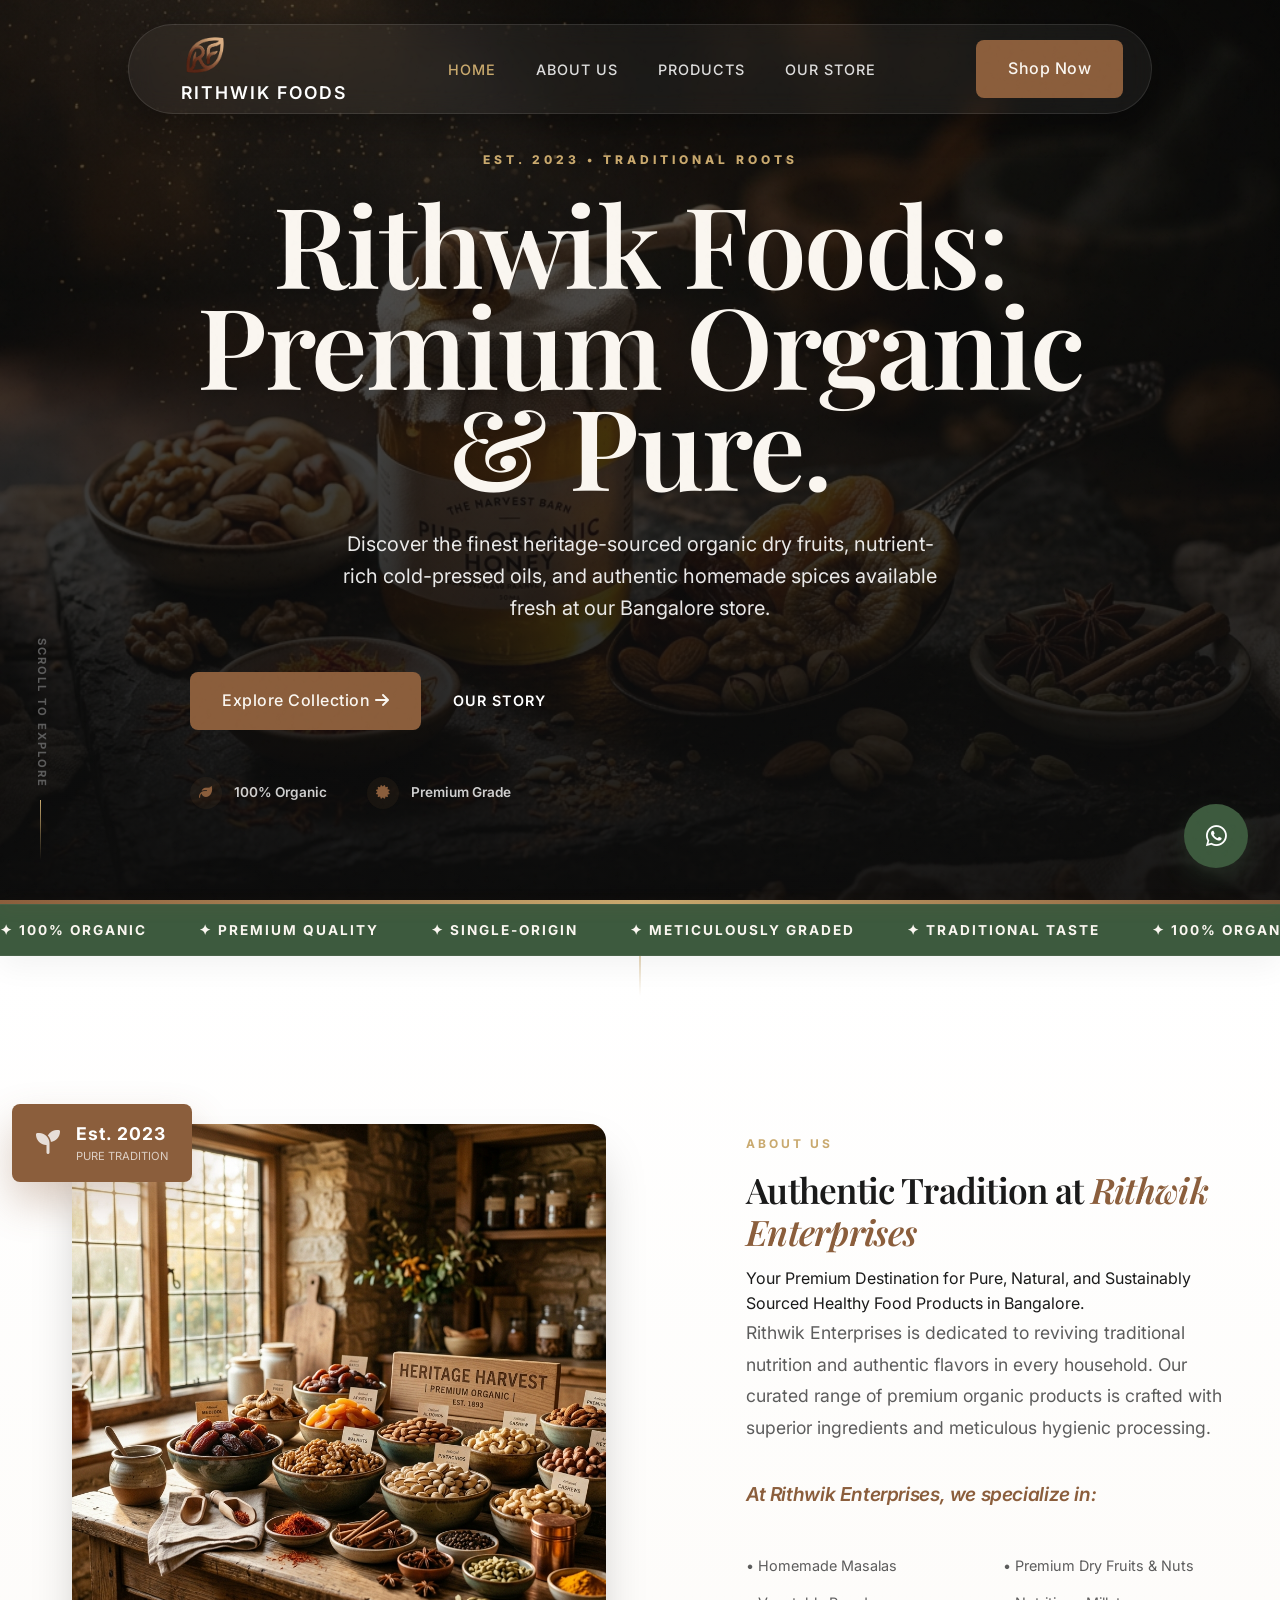
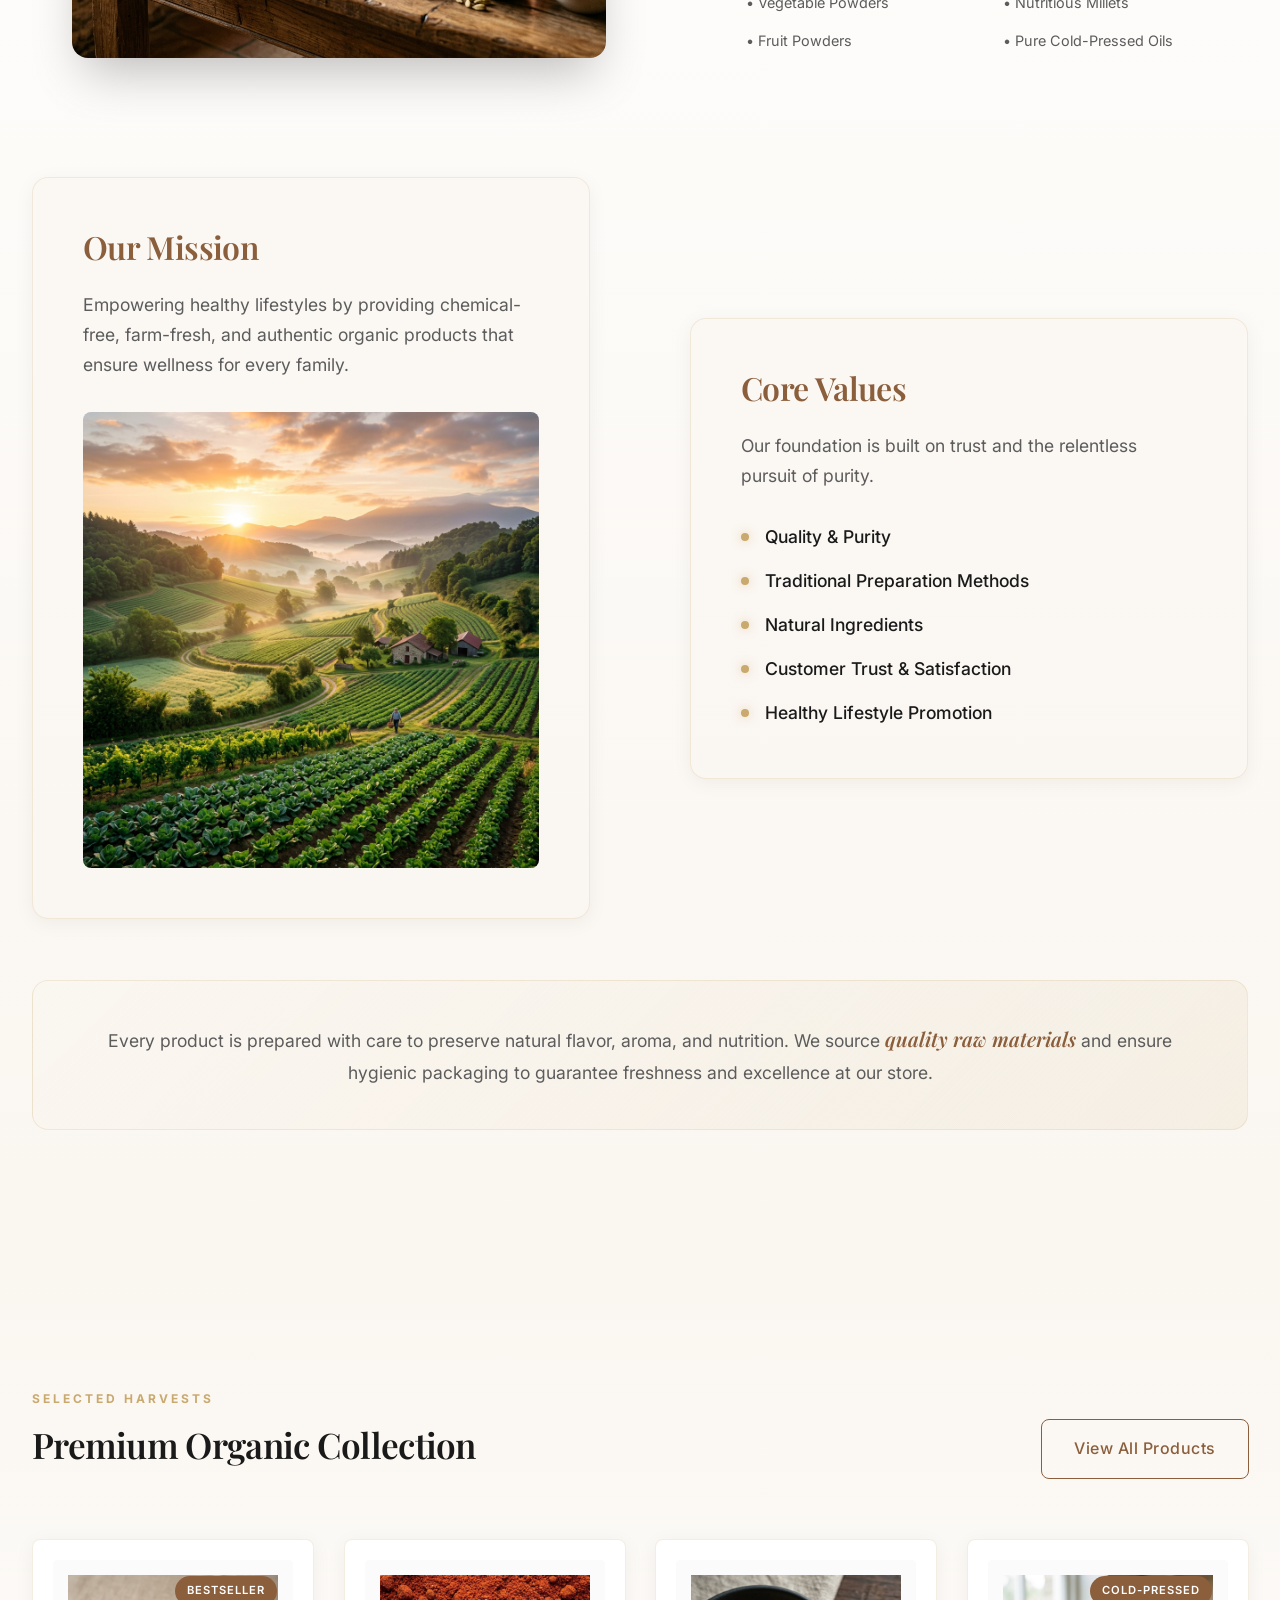
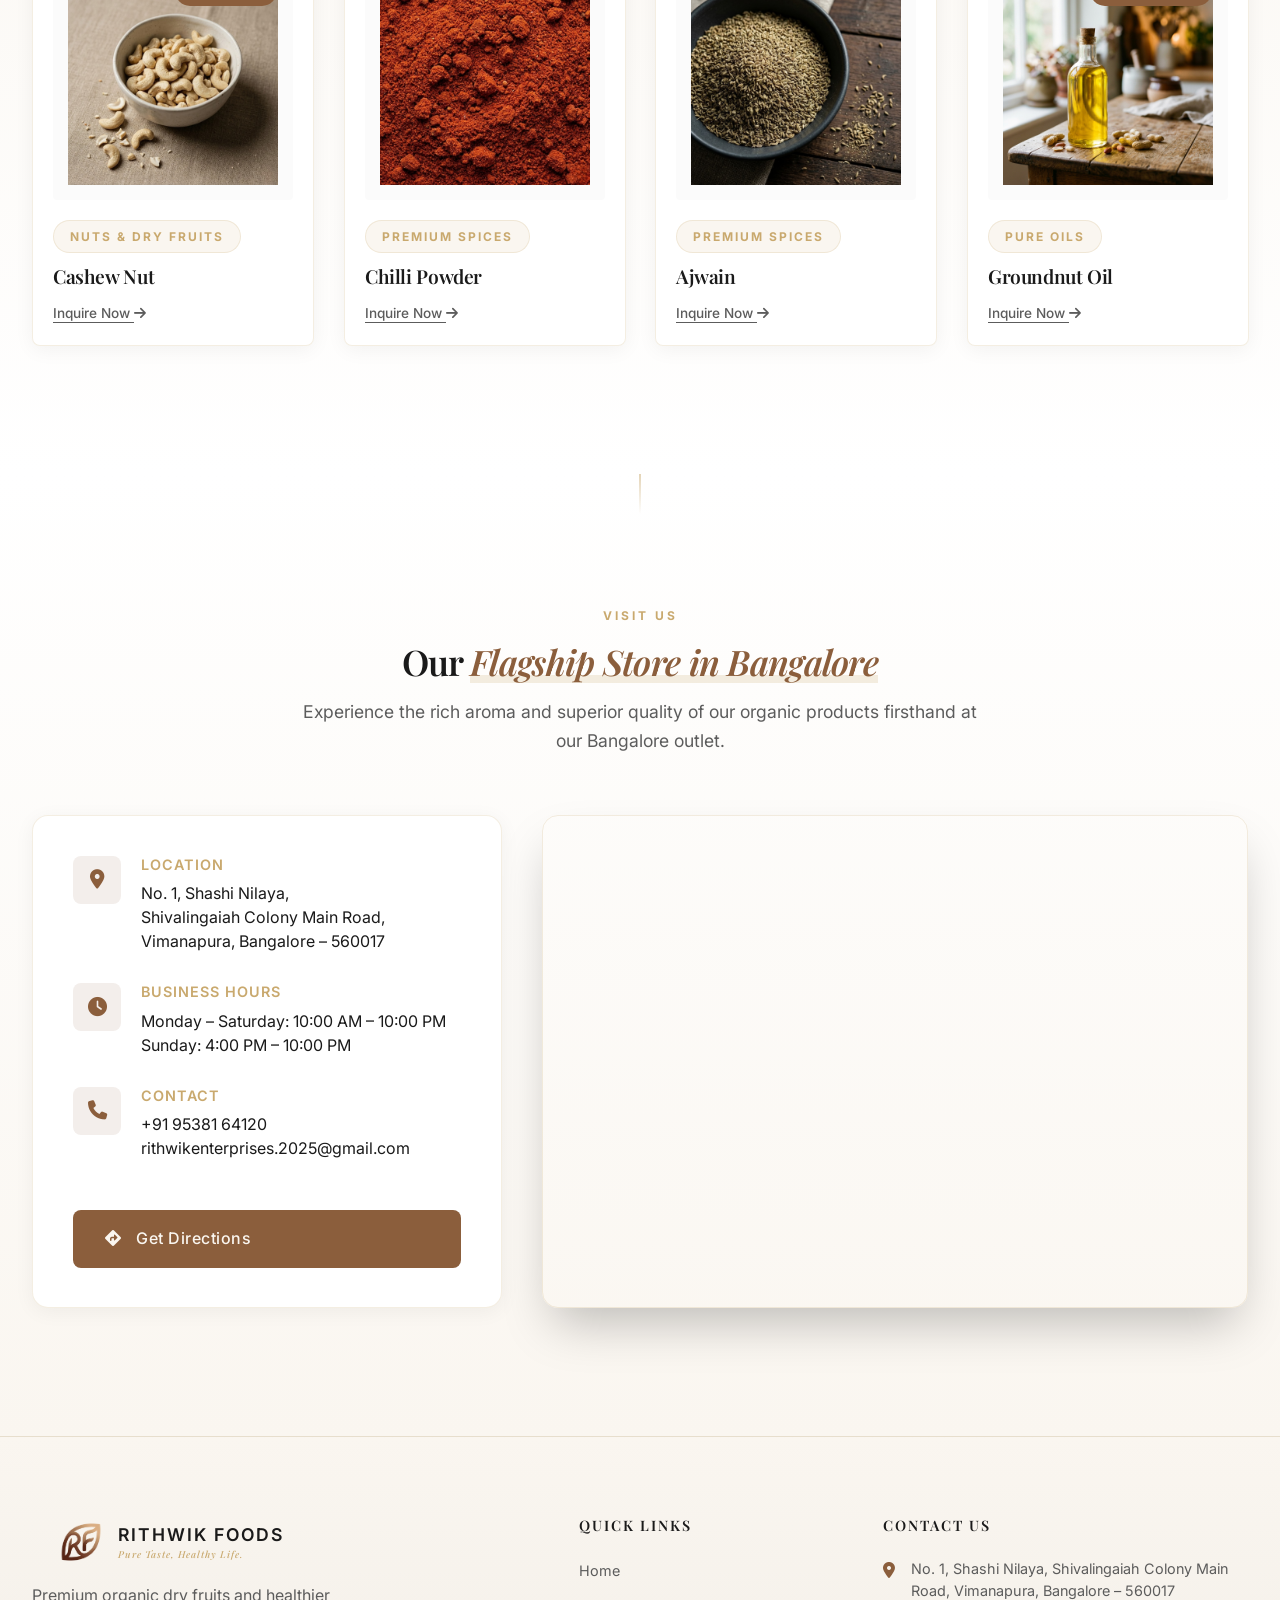
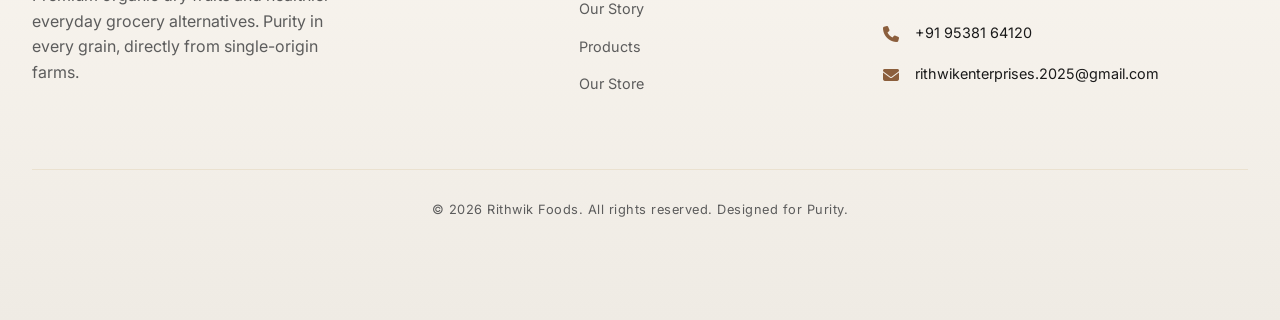
<file: index.html>
<!DOCTYPE html>
<html lang="en">
<head>
    <meta charset="UTF-8">
    <meta name="viewport" content="width=device-width, initial-scale=1.0">
    <title>Rithwik Foods Bangalore | Pure Wood Pressed Oils & Organic Dry Fruits</title>
    <link rel="icon" type="image/png" href="rithwik-foods-favicon.png">
    <meta name="description" content="Buy premium wood pressed oils, organic dry fruits, and authentic homemade spices from Rithwik Foods Bangalore. Sourced directly from farms for maximum purity and health.">
    <meta name="keywords" content="Rithwik Foods, wood pressed oil Bangalore, cold pressed groundnut oil, organic dry fruits Bangalore, premium cashew nuts, homemade sambar powder, healthy grocery staples Bangalore, pure coconut oil, organic seeds and nuts">
    
    <!-- Open Graph / Facebook -->
    <meta property="og:type" content="website">
    <meta property="og:url" content="https://www.rithwikfoods.shop/">
    <meta property="og:title" content="Rithwik Foods | Pure Taste, Healthy Life">
    <meta property="og:description" content="Premium organic dry fruits, cold-pressed oils, and homemade spices. Directly from single-origin farms to your kitchen.">
    <meta property="og:image" content="https://www.rithwikfoods.shop/rithwik-foods-premium-organic-logo.png">

    <!-- Twitter -->
    <meta property="twitter:card" content="summary_large_image">
    <meta property="twitter:url" content="https://www.rithwikfoods.shop/">
    <meta property="twitter:title" content="Rithwik Foods | Pure Taste, Healthy Life">
    <meta property="twitter:description" content="Premium organic dry fruits, cold-pressed oils, and homemade spices. Directly from single-origin farms to your kitchen.">
    <meta property="twitter:image" content="https://www.rithwikfoods.shop/rithwik-foods-premium-organic-logo.png">

    <link rel="canonical" href="https://www.rithwikfoods.shop/">
    <link rel="stylesheet" href="style.css">
    <link rel="stylesheet" href="https://cdnjs.cloudflare.com/ajax/libs/font-awesome/6.4.0/css/all.min.css">
</head>
<body class="">
    <!-- Header -->
    <div class="nav-wrapper">
        <header id="main-header" class="glass">
            <div class="container nav-container">
                <div class="mobile-toggle">
                    <i class="fa-solid fa-bars"></i>
                </div>
                <a href="index.html" class="logo magnetic">
                    <img src="rithwik-foods-premium-organic-logo.png" alt="Rithwik Foods - Premium Organic Logo" class="logo-img">
                    <span>RITHWIK FOODS</span>
                </a>
                <nav class="nav-links">
                    <a href="index.html" class="nav-link active">Home</a>
                    <a href="#about" class="nav-link">About Us</a>
                    <a href="collection.html" class="nav-link">Products</a>
                    <a href="#store" class="nav-link">Our Store</a>
                </nav>
                <div class="nav-actions">
                    <a href="collection.html" class="btn btn-primary btn-shop-desktop magnetic">Shop Now</a>
                </div>
            </div>
        </header>
    </div>

    <!-- Premium Hero Section -->
    <section class="hero-premium">
        <div class="hero-background-glow"></div>
        <div class="hero-shape-overlay"></div>
        <div class="container">
            <div class="hero-premium-content">
                <div class="hero-text-content reveal reveal-up">
                    <div class="hero-eyebrow">EST. 2023 • TRADITIONAL ROOTS</div>
                    <h1 class="hero-title-main">
                        <span class="text-line">Rithwik Foods:</span>
                        <span class="text-line italic-line">Premium Organic & Pure.</span>
                    </h1>
                    <p class="hero-subtitle">Discover the finest heritage-sourced organic dry fruits, nutrient-rich cold-pressed oils, and authentic homemade spices available fresh at our Bangalore store.</p>
                    <div class="hero-actions">
                        <div class="action-group">
                            <a href="collection.html" class="btn btn-primary magnetic">
                                <span>Explore Collection</span>
                                <i class="fa-solid fa-arrow-right"></i>
                            </a>
                            <a href="#about" class="btn btn-link" style="color: white;">Our Story</a>
                        </div>
                        <div class="hero-credentials">
                            <div class="cred-item">
                                <span class="cred-icon"><i class="fa-solid fa-leaf"></i></span>
                                <span style="color: rgba(255,255,255,0.8);">100% Organic</span>
                            </div>
                            <div class="cred-item">
                                <span class="cred-icon"><i class="fa-solid fa-certificate"></i></span>
                                <span style="color: rgba(255,255,255,0.8);">Premium Grade</span>
                            </div>
                        </div>
                    </div>
                </div>
            </div>
        </div>
        <div class="hero-scroll-indicator">
            <span class="scroll-text">Scroll to Explore</span>
            <div class="scroll-line"></div>
        </div>
    </section>
    
    <!-- Brand Strip -->
    <div class="brand-strip"></div>

    <!-- Marquee Strip -->
    <div class="marquee-strip">
        <div class="marquee-content">
            <span>✦ 100% ORGANIC</span>
            <span>✦ PREMIUM QUALITY</span>
            <span>✦ SINGLE-ORIGIN</span>
            <span>✦ METICULOUSLY GRADED</span>
            <span>✦ TRADITIONAL TASTE</span>
            <span>✦ 100% ORGANIC</span>
            <span>✦ PREMIUM QUALITY</span>
            <span>✦ SINGLE-ORIGIN</span>
            <span>✦ METICULOUSLY GRADED</span>
            <span>✦ TRADITIONAL TASTE</span>
            <span>✦ 100% ORGANIC</span>
            <span>✦ PREMIUM QUALITY</span>
            <span>✦ SINGLE-ORIGIN</span>
            <span>✦ METICULOUSLY GRADED</span>
            <span>✦ TRADITIONAL TASTE</span>
        </div>
    </div>
    <!-- Editorial Heritage Section -->
    <section id="about" class="editorial-section section-padding">
        <div class="section-connector"></div>
        <div class="container">
            <div class="editorial-grid" style="margin-bottom: 80px;">
                <div class="editorial-image-wrapper reveal reveal-left">
                    <div class="editorial-image-composition">
                        <div class="image-main">
                            <img src="rithwik-foods-heritage-organic-tradition.png" alt="Rithwik Foods Heritage - Traditional Organic Products">
                        </div>
                        <div class="editorial-badge-premium">
                            <div class="badge-icon"><i class="fa-solid fa-seedling"></i></div>
                            <div class="badge-text">
                                <strong>Est. 2023</strong>
                                <span>Pure Tradition</span>
                            </div>
                        </div>
                    </div>
                </div>
                
                <div class="editorial-content reveal reveal-right stagger-1">
                    <div class="section-badge">About Us</div>
                    <h2 class="section-title">Authentic Tradition at <span class="text-highlight">Rithwik Enterprises</span></h2>
                    <p class="editorial-lead">Your Premium Destination for Pure, Natural, and Sustainably Sourced Healthy Food Products in Bangalore.</p>
                    <p class="editorial-body">Rithwik Enterprises is dedicated to reviving traditional nutrition and authentic flavors in every household. Our curated range of premium organic products is crafted with superior ingredients and meticulous hygienic processing.</p>
                    
                    <div class="about-specialization">
                        <h4 style="margin-bottom: 24px; color: var(--color-primary); font-size: 1.2rem; font-family: var(--font-serif); font-style: italic;">At Rithwik Enterprises, we specialize in:</h4>
                        <div class="editorial-features" style="grid-template-columns: 1fr 1fr; display: grid; gap: 12px;">
                            <div class="feature-item">
                                <div class="feature-text"><p>• Homemade Masalas</p></div>
                                <div class="feature-text"><p>• Vegetable Powders</p></div>
                                <div class="feature-text"><p>• Fruit Powders</p></div>
                            </div>
                            <div class="feature-item">
                                <div class="feature-text"><p>• Premium Dry Fruits & Nuts</p></div>
                                <div class="feature-text"><p>• Nutritious Millets</p></div>
                                <div class="feature-text"><p>• Pure Cold-Pressed Oils</p></div>
                            </div>
                        </div>
                    </div>
                </div>
            </div>

            <div class="about-grid reveal reveal-up">
                <div class="about-card">
                    <h3 class="card-title">Our Mission</h3>
                    <p class="mission-text">Empowering healthy lifestyles by providing chemical-free, farm-fresh, and authentic organic products that ensure wellness for every family.</p>
                    <div class="image-container" style="border-radius: var(--rounded-md); overflow: hidden; margin-top: 20px;">
                        <img src="rithwik-foods-mission-natural-purity.png" alt="Rithwik Foods Mission - Purity and Natural Wellness">
                    </div>
                </div>
                <div class="about-card">
                    <h3 class="card-title">Core Values</h3>
                    <p class="mission-text">Our foundation is built on trust and the relentless pursuit of purity.</p>
                    <ul class="premium-list">
                        <li><span class="list-dot"></span> Quality & Purity</li>
                        <li><span class="list-dot"></span> Traditional Preparation Methods</li>
                        <li><span class="list-dot"></span> Natural Ingredients</li>
                        <li><span class="list-dot"></span> Customer Trust & Satisfaction</li>
                        <li><span class="list-dot"></span> Healthy Lifestyle Promotion</li>
                    </ul>
                </div>
            </div>

            <div class="about-closing reveal reveal-up" style="margin-top: 60px;">
                <p>Every product is prepared with care to preserve natural flavor, aroma, and nutrition. We source <span class="highlight-text" style="color: var(--color-primary); font-weight: 600;">quality raw materials</span> and ensure hygienic packaging to guarantee freshness and excellence at our store.</p>
            </div>
        </div>
    </section>

    <!-- Refined Collection Preview -->
    <section class="collection-section section-padding">
        <div class="container">
            <div class="collection-header reveal reveal-up">
                <div class="collection-header-text">
                    <div class="section-badge">Selected Harvests</div>
                    <h2 class="section-title">Premium Organic Collection</h2>
                </div>
                <a href="collection.html" class="btn btn-outline magnetic">View All Products</a>
            </div>

            <div class="premium-products-grid">
                <!-- Product 1 -->
                <div class="product-card-premium reveal reveal-up stagger-1">
                    <div class="image-container">
                        <img src="assets/collection/rithwik-foods-premium-cashew-nuts.png" alt="Rithwik Foods Premium Cashew Nuts - Organic & Hand-picked">
                        <div class="card-badge">Bestseller</div>
                    </div>
                    <div class="card-content">
                        <span class="category-tag">Nuts & Dry Fruits</span>
                        <h3>Cashew Nut</h3>
                        <a href="https://wa.me/919538164120" class="inquire-link">Inquire Now <i class="fa-solid fa-arrow-right"></i></a>
                    </div>
                </div>
                <!-- Product 2 -->
                <div class="product-card-premium reveal reveal-up stagger-2">
                    <div class="image-container">
                        <img src="assets/collection/rithwik-foods-homemade-chilli-powder.png" alt="Rithwik Foods Homemade Chilli Powder - Pure & Spicy">
                    </div>
                    <div class="card-content">
                        <span class="category-tag">Premium Spices</span>
                        <h3>Chilli Powder</h3>
                        <a href="https://wa.me/919538164120" class="inquire-link">Inquire Now <i class="fa-solid fa-arrow-right"></i></a>
                    </div>
                </div>
                <!-- Product 3 -->
                <div class="product-card-premium reveal reveal-up stagger-3">
                    <div class="image-container">
                        <img src="assets/collection/rithwik-foods-organic-ajwain-seeds.png" alt="Rithwik Foods Organic Ajwain Seeds - Carom Seeds for Health">
                    </div>
                    <div class="card-content">
                        <span class="category-tag">Premium Spices</span>
                        <h3>Ajwain</h3>
                        <a href="https://wa.me/919538164120" class="inquire-link">Inquire Now <i class="fa-solid fa-arrow-right"></i></a>
                    </div>
                </div>
                <!-- Product 4 -->
                <div class="product-card-premium reveal reveal-up stagger-4">
                    <div class="image-container">
                        <img src="assets/collection/rithwik-foods-pure-cold-pressed-groundnut-oil.png" alt="Rithwik Foods Pure Cold-Pressed Groundnut Oil - Naturally Extracted">
                        <div class="card-badge">Cold-Pressed</div>
                    </div>
                    <div class="card-content">
                        <span class="category-tag">Pure Oils</span>
                        <h3>Groundnut Oil</h3>
                        <a href="https://wa.me/919538164120" class="inquire-link">Inquire Now <i class="fa-solid fa-arrow-right"></i></a>
                    </div>
                </div>
            </div>
        </div>
    </section>


    <!-- Our Store Section -->
    <section id="store" class="store-section section-padding">
        <div class="section-connector"></div>
        <div class="container">
            <div class="store-header reveal reveal-up">
                <div class="section-badge">Visit Us</div>
                <h2 class="section-title">Our <span class="text-highlight">Flagship Store in Bangalore</span></h2>
                <p class="store-lead">Experience the rich aroma and superior quality of our organic products firsthand at our Bangalore outlet.</p>
            </div>

            <div class="store-grid">
                <div class="store-info reveal reveal-left">
                    <div class="info-card">
                        <div class="info-item">
                            <div class="info-icon"><i class="fa-solid fa-location-dot"></i></div>
                            <div class="info-text">
                                <h4>Location</h4>
                                <p>No. 1, Shashi Nilaya,<br>Shivalingaiah Colony Main Road,<br>Vimanapura, Bangalore – 560017</p>
                            </div>
                        </div>
                        <div class="info-item">
                            <div class="info-icon"><i class="fa-solid fa-clock"></i></div>
                            <div class="info-text">
                                <h4>Business Hours</h4>
                                <p>Monday – Saturday: 10:00 AM – 10:00 PM<br>Sunday: 4:00 PM – 10:00 PM</p>
                            </div>
                        </div>
                        <div class="info-item">
                            <div class="info-icon"><i class="fa-solid fa-phone"></i></div>
                            <div class="info-text">
                                <h4>Contact</h4>
                                <p>+91 95381 64120<br>rithwikenterprises.2025@gmail.com</p>
                            </div>
                        </div>
                        <a href="https://maps.app.goo.gl/PeWBkyhcnqWd5tHr6" target="_blank" class="btn btn-primary magnetic" style="margin-top: 20px; width: 100%;">
                            <i class="fa-solid fa-diamond-turn-right" style="margin-right: 10px;"></i>
                            Get Directions
                        </a>
                    </div>
                </div>

                <div class="store-map-wrapper reveal reveal-right">
                    <div class="map-container">
                        <iframe 
                            src="https://www.google.com/maps/embed?pb=!1m18!1m12!1m3!1d3888.118968984364!2d77.6547614758532!3d12.963444387351082!2m3!1f0!2f0!3f0!3m2!1i1024!2i768!4f13.1!3m3!1m2!1s0x3bae1157f4955555%3A0xe5a36376510e470b!2sShivalingaiah%20Colony%2C%20Vimanapura%2C%20Bengaluru%2C%20Karnataka%20560017!5e0!3m2!1sen!2sin!4v1715426000000!5m2!1sen!2sin" 
                            width="100%" 
                            height="450" 
                            style="border:0;" 
                            allowfullscreen="" 
                            loading="lazy" 
                            referrerpolicy="no-referrer-when-downgrade">
                        </iframe>
                    </div>
                </div>
            </div>
        </div>
    </section>

    <footer class="main-footer">
        <div class="container">
            <div class="footer-grid">
                <!-- Column 1: Brand -->
                <div class="footer-column footer-brand">
                    <a href="index.html" class="logo" style="margin-bottom: 0;">
                        <img src="rithwik-foods-premium-organic-logo.png" alt="Rithwik Foods Premium Organic - Footer Logo" class="logo-img">
                        <div style="display: flex; flex-direction: column;">
                            <span>RITHWIK FOODS</span>
                            <small class="tagline" style="font-size: 0.6rem; color: var(--color-tertiary); margin-top: -2px;">Pure Taste, Healthy Life.</small>
                        </div>
                    </a>
                    <p>Premium organic dry fruits and healthier everyday grocery alternatives. Purity in every grain, directly from single-origin farms.</p>

                </div>

                <!-- Column 2: Quick Links -->
                <div class="footer-column">
                    <h4>Quick Links</h4>
                    <ul class="footer-links">
                        <li><a href="index.html">Home</a></li>
                        <li><a href="index.html#story">Our Story</a></li>
                        <li><a href="collection.html">Products</a></li>
                        <li><a href="index.html#store">Our Store</a></li>
                    </ul>
                </div>

                <!-- Column 3: Contact -->
                <div class="footer-column">
                    <h4>Contact Us</h4>
                    <ul class="footer-contact-list">
                        <li class="footer-contact-item">
                            <i class="fa-solid fa-location-dot"></i>
                            <span>No. 1, Shashi Nilaya, Shivalingaiah Colony Main Road, Vimanapura, Bangalore – 560017</span>
                        </li>
                        <li class="footer-contact-item">
                            <i class="fa-solid fa-phone"></i>
                            <a href="tel:+919538164120">+91 95381 64120</a>
                        </li>
                        <li class="footer-contact-item">
                            <i class="fa-solid fa-envelope"></i>
                            <a href="mailto:rithwikenterprises.2025@gmail.com">rithwikenterprises.2025@gmail.com</a>
                        </li>
                    </ul>
                </div>
            </div>
            <div class="footer-bottom">
                <p>&copy; 2026 Rithwik Foods. All rights reserved. Designed for Purity.</p>
            </div>
        </div>
    </footer>

    <!-- JSON-LD Structured Data for Local Business -->
    <script type="application/ld+json">
    {
      "@context": "https://schema.org",
      "@type": "LocalBusiness",
      "name": "Rithwik Foods",
      "image": "https://www.rithwikfoods.shop/rithwik-foods-premium-organic-logo.png",
      "@id": "https://www.rithwikfoods.shop/",
      "url": "https://www.rithwikfoods.shop/",
      "telephone": "+919538164120",
      "address": {
        "@type": "PostalAddress",
        "streetAddress": "No. 1, Shashi Nilaya, Shivalingaiah Colony Main Road, Vimanapura",
        "addressLocality": "Bangalore",
        "postalCode": "560017",
        "addressCountry": "IN"
      },
      "geo": {
        "@type": "GeoCoordinates",
        "latitude": 12.963444,
        "longitude": 77.654761
      },
      "openingHoursSpecification": [
        {
          "@type": "OpeningHoursSpecification",
          "dayOfWeek": [
            "Monday",
            "Tuesday",
            "Wednesday",
            "Thursday",
            "Friday",
            "Saturday"
          ],
          "opens": "10:00",
          "closes": "22:00"
        },
        {
          "@type": "OpeningHoursSpecification",
          "dayOfWeek": "Sunday",
          "opens": "16:00",
          "closes": "22:00"
        }
      ],
      "sameAs": [
        "https://www.facebook.com/rithwikfoods",
        "https://www.instagram.com/rithwikfoods"
      ]
    }
    </script>



    <!-- WhatsApp FAB -->
    <a href="https://wa.me/919538164120" class="whatsapp-fab">
        <i class="fa-brands fa-whatsapp"></i>
    </a>

    <script src="main.js"></script>
    <style>
        /* Section specific overrides */
        @media (min-width: 1024px) {
            #hero-grid {
                grid-template-columns: 1fr 1fr;
            }
            #story-grid {
                grid-template-columns: 1fr 1fr;
            }
        }
    </style>
</body>
</html>
</file>
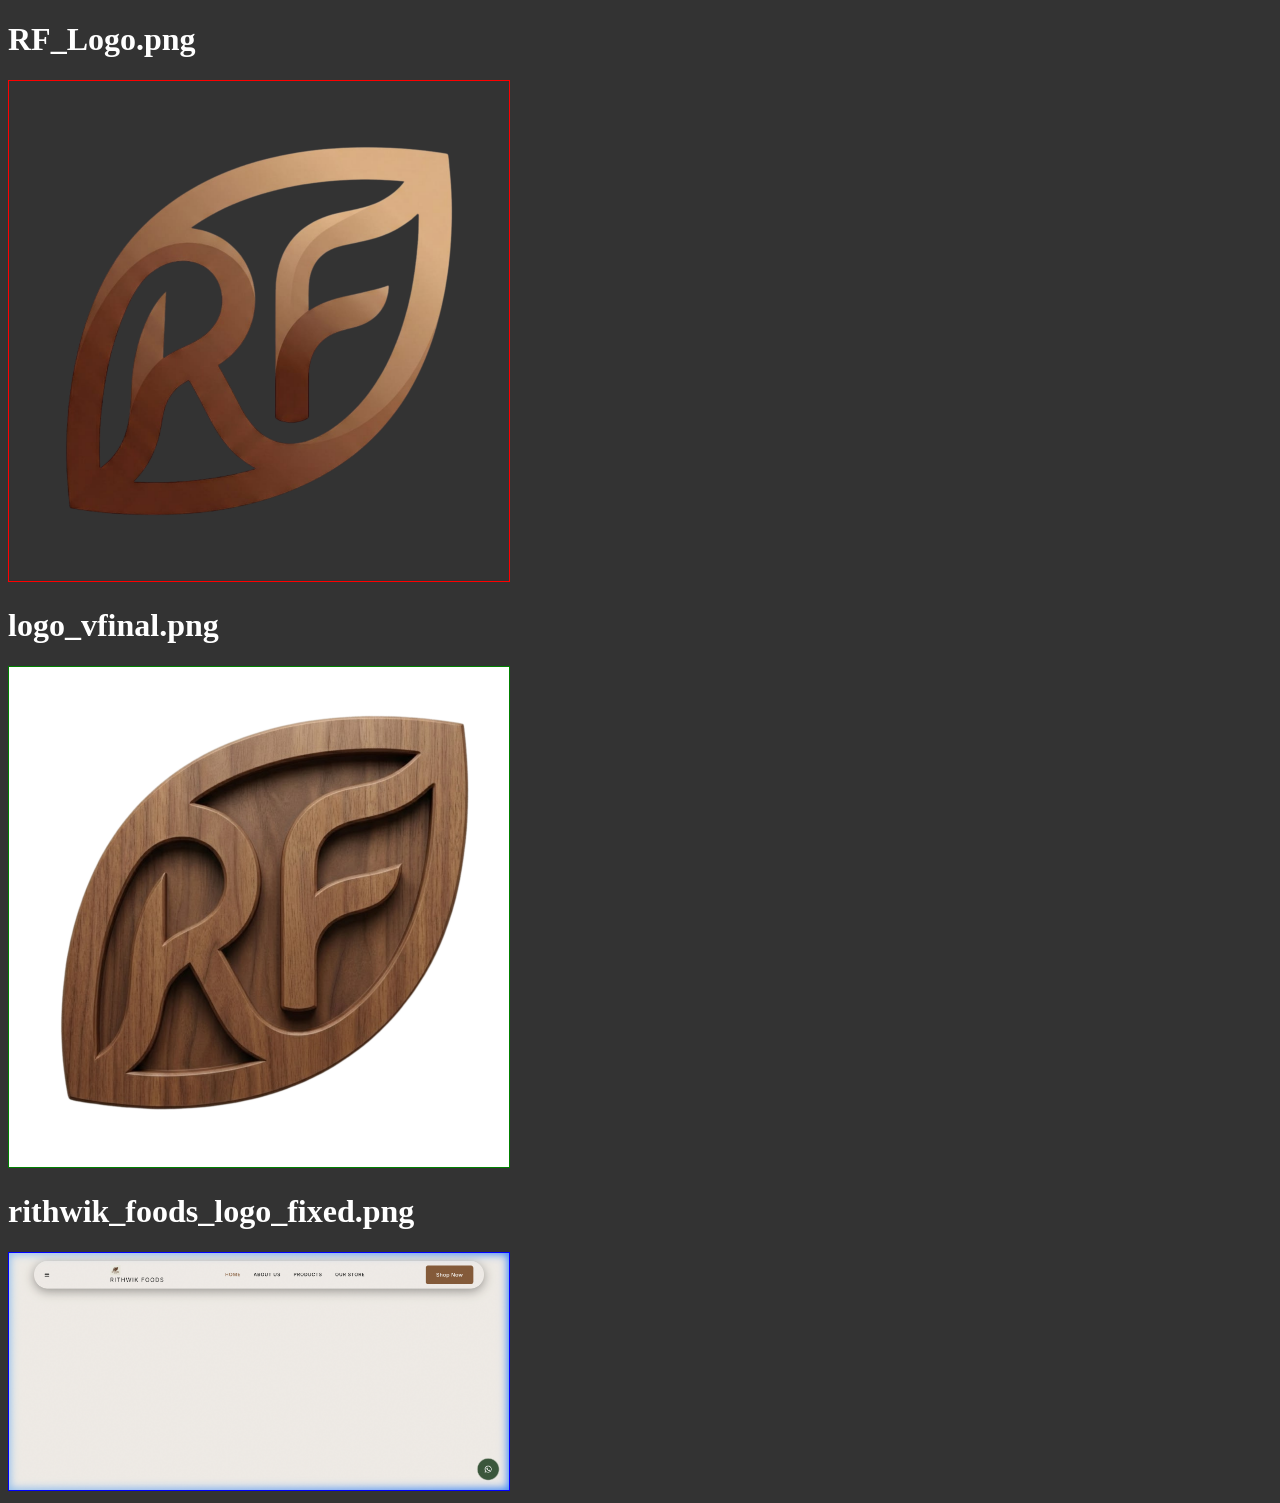
<file: test_logos.html>
<!DOCTYPE html>
<html>
<body style="background: #333; color: white;">
    <h1>RF_Logo.png</h1>
    <img src="RF_Logo.png" style="max-width: 500px; border: 1px solid red;">
    <h1>logo_vfinal.png</h1>
    <img src="logo_vfinal.png" style="max-width: 500px; border: 1px solid green;">
    <h1>rithwik_foods_logo_fixed.png</h1>
    <img src="rithwik_foods_logo_fixed.png" style="max-width: 500px; border: 1px solid blue;">
</body>
</html>
</file>
<file: style.css>
/* 
  Rithwik Foods - Premium Organic Design System
  Derived from design.md
*/

@import url('https://fonts.googleapis.com/css2?family=Inter:wght@300;400;500;600&family=Playfair+Display:ital,wght@0,400;0,600;0,700;1,400&display=swap');

:root {
    /* Colors */
    --color-background: #FAF6F0;
    --color-primary: #8B5E3C;
    --color-secondary: #3D5A3E;
    --color-tertiary: #C9A96E;
    --color-text-main: #1A1A1A;
    --color-text-muted: #5C5C5C;
    --color-white: #FFFFFF;

    /* Rounded Corners */
    --rounded-sm: 4px;
    --rounded-md: 8px;
    --rounded-lg: 16px;
    --rounded-full: 9999px;

    /* Spacing */
    --spacing-sm: 8px;
    --spacing-md: 16px;
    --spacing-lg: 32px;
    --spacing-xl: 64px;
    --spacing-xxl: 128px;

    /* Shadows & Effects */
    --shadow-soft: 0 4px 20px rgba(0, 0, 0, 0.05);
    --shadow-premium: 0 10px 40px rgba(139, 94, 60, 0.1);
    --shadow-deep: 0 25px 50px -12px rgba(0, 0, 0, 0.25);
    --glass-bg: rgba(250, 246, 240, 0.6);
    --glass-border: rgba(201, 169, 110, 0.2);
    --glass-shine: linear-gradient(135deg, rgba(255,255,255,0.4) 0%, transparent 50%, rgba(255,255,255,0.1) 100%);
    
    /* Animation Easing */
    --ease-premium: cubic-bezier(0.19, 1, 0.22, 1);
    --ease-out-expo: cubic-bezier(0.16, 1, 0.3, 1);
    --ease-in-out-expo: cubic-bezier(0.87, 0, 0.13, 1);
}

* {
    margin: 0;
    padding: 0;
    box-sizing: border-box;
    -webkit-font-smoothing: antialiased;
}

html {
    scroll-behavior: smooth;
}

body {
    background-color: var(--color-background);
    color: var(--color-text-main);
    font-family: 'Inter', sans-serif;
    line-height: 1.6;
    overflow-x: hidden;
}

/* Simplified Grain Overlay */
body::after {
    content: "";
    position: fixed;
    top: 0;
    left: 0;
    width: 100%;
    height: 100%;
    background-image: url("data:image/svg+xml,%3Csvg viewBox='0 0 200 200' xmlns='http://www.w3.org/2000/svg'%3E%3Cfilter id='noiseFilter'%3E%3CfeTurbulence type='fractalNoise' baseFrequency='0.65' numOctaves='3' stitchTiles='stitch'/%3E%3C/filter%3E%3Crect width='100%25' height='100%25' filter='url(%23noiseFilter)' opacity='0.05'/%3E%3C/svg%3E");
    pointer-events: none;
    z-index: 9999;
    opacity: 0.15;
}


h1, h2, h3, h4, .font-serif {
    font-family: 'Playfair Display', serif;
    font-weight: 600;
    letter-spacing: -0.02em;
    line-height: 1.2;
}

h1 {
    font-size: clamp(3rem, 8vw, 5rem);
    margin-bottom: 0.5em;
}

h2 {
    font-size: clamp(2rem, 5vw, 3rem);
    margin-bottom: 0.5em;
}

a {
    text-decoration: none;
    color: inherit;
    transition: all 0.3s ease;
}

ul {
    list-style: none;
}

img {
    max-width: 100%;
    display: block;
}

/* Layout Utilities */
.container {
    max-width: 1440px;
    margin: 0 auto;
    padding: 0 var(--spacing-lg);
}

.section-padding {
    padding: var(--spacing-xl) 0;
    position: relative;
}

/* Section Connector */
.section-connector {
    position: absolute;
    top: -40px;
    left: 50%;
    transform: translateX(-50%);
    width: 1px;
    height: 80px;
    background: linear-gradient(to bottom, transparent, var(--color-tertiary), transparent);
    z-index: 5;
}

@media (min-width: 1024px) {
    .section-padding {
        padding: var(--spacing-xxl) 0;
    }
}

/* Buttons */
.btn {
    display: inline-flex;
    align-items: center;
    justify-content: center;
    padding: 16px 32px;
    border-radius: var(--rounded-md);
    font-weight: 500;
    cursor: pointer;
    transition: all 0.4s cubic-bezier(0.165, 0.84, 0.44, 1);
    border: none;
    font-family: 'Inter', sans-serif;
    letter-spacing: 0.5px;
}

.btn-primary {
    background-color: var(--color-primary);
    color: var(--color-background);
}

.btn-primary:hover {
    background-color: var(--color-tertiary);
    transform: translateY(-4px) scale(1.02);
    box-shadow: 0 20px 40px rgba(139, 94, 60, 0.2);
}

.btn-outline {
    background-color: transparent;
    border: 1px solid var(--color-primary);
    color: var(--color-primary);
}

.btn-outline:hover {
    background-color: var(--color-primary);
    color: var(--color-background);
}

/* Animations - Smooth AF Implementation */
.reveal {
    opacity: 0;
    will-change: transform, opacity;
    transition: transform 1.4s cubic-bezier(0.19, 1, 0.22, 1), 
                opacity 1.4s cubic-bezier(0.19, 1, 0.22, 1);
}

.reveal-up {
    transform: translateY(60px);
}

.reveal-down {
    transform: translateY(-60px);
}

.reveal-left {
    transform: translateX(-60px);
}

.reveal-right {
    transform: translateX(60px);
}

.reveal-zoom {
    transform: scale(0.95);
}

.reveal.active {
    opacity: 1;
    transform: translate(0) scale(1);
}

/* Premium Product Card Global Style */
.product-card-premium {
    background: var(--color-white);
    border-radius: var(--rounded-md);
    padding: 20px;
    border: 1px solid var(--glass-border);
    transition: all 0.6s cubic-bezier(0.165, 0.84, 0.44, 1);
    display: flex;
    flex-direction: column;
    height: 100%;
    box-shadow: var(--shadow-soft);
}

.product-card-premium:hover {
    transform: translateY(-10px);
    box-shadow: var(--shadow-premium);
    border-color: var(--color-tertiary);
}

.product-card-premium .image-container {
    position: relative;
    aspect-ratio: 1/1;
    overflow: hidden;
    border-radius: var(--rounded-sm);
    margin-bottom: 20px;
    background: #fbfbfb;
}

.product-card-premium img {
    width: 100%;
    height: 100%;
    object-fit: contain;
    padding: 15px;
    transition: transform 1.2s cubic-bezier(0.19, 1, 0.22, 1);
}

.product-card-premium:hover img {
    transform: scale(1.08);
}

.category-tag {
    display: inline-block;
    font-size: 0.75rem;
    text-transform: uppercase;
    letter-spacing: 2px;
    color: var(--color-tertiary);
    margin-bottom: 12px;
    font-weight: 700;
    background: rgba(201, 169, 110, 0.1);
    padding: 6px 16px;
    border-radius: var(--rounded-full);
    border: 1px solid rgba(201, 169, 110, 0.2);
}

.product-card-premium h3 {
    font-size: 1.2rem;
    margin-bottom: 12px;
    color: var(--color-text-main);
}

.product-card-premium .inquire-link {
    margin-top: auto;
    font-size: 0.85rem;
    color: var(--color-text-muted);
    text-decoration: underline;
    text-underline-offset: 4px;
    font-weight: 500;
}

.product-card-premium .inquire-link:hover {
    color: var(--color-primary);
}



/* Hero Product Spotlight */
.spotlight-section {
    background-color: var(--color-background);
    overflow: hidden;
}

.spotlight-grid {
    display: grid;
    grid-template-columns: 1fr 1.2fr;
    gap: 80px;
    align-items: center;
    min-height: 80vh;
}

.spotlight-title {
    font-size: clamp(3rem, 10vw, 5.5rem);
    line-height: 0.85;
    margin-bottom: 40px;
    color: var(--color-primary);
}

.spotlight-stats {
    display: flex;
    gap: 48px;
    margin: 48px 0;
}

.stat {
    display: flex;
    flex-direction: column;
}

.stat-value {
    font-family: 'Playfair Display', serif;
    font-size: 2.5rem;
    color: var(--color-secondary);
    font-weight: 700;
}

.stat-label {
    font-size: 0.75rem;
    text-transform: uppercase;
    letter-spacing: 2px;
    color: var(--color-text-muted);
}

.spotlight-visual {
    position: relative;
    display: flex;
    justify-content: center;
    align-items: center;
}

.floating-product-clean {
    position: relative;
    z-index: 2;
    width: 100%;
    max-width: 400px;
}

.product-clean-img {
    width: 100%;
    height: auto;
    filter: drop-shadow(0 20px 40px rgba(0,0,0,0.15));
    border-radius: var(--rounded-md);
}

/* Split Text Reveal Base */
.char {
    display: inline-block;
    opacity: 0;
    transform: translateY(100%) rotateX(-90deg);
    transition: all 0.8s cubic-bezier(0.23, 1, 0.32, 1);
}

.reveal.active .char {
    opacity: 1;
    transform: translateY(0) rotateX(0deg);
}

/* Mobile Adjustments for All Sections */
@media (max-width: 1023px) {
    .nav-wrapper {
        top: 0;
    }

    header#main-header {
        min-width: 100%;
        border-radius: 0;
        top: 0;
        padding: 12px 20px;
    }

    .hero-clean {
        padding-top: 100px;
        min-height: auto;
    }
    
    .hero-container {
        grid-template-columns: 1fr;
        gap: 40px;
        text-align: center;
    }

    .hero-visual-side {
        order: -1;
    }

    .hero-title {
        font-size: clamp(2.5rem, 12vw, 3.5rem);
    }

    .hero-desc {
        margin: 0 auto 32px;
    }
    
    .hero-actions {
        justify-content: center;
    }

    .visual-composition {
        height: 350px;
    }

    .spotlight-grid {
        grid-template-columns: 1fr;
        gap: 48px;
    }
}


/* WhatsApp FAB */
.whatsapp-fab {
    position: fixed;
    bottom: 100px; /* Moved up to clear bottom nav on mobile */
    right: 20px;
    width: 56px;
    height: 56px;
    background-color: var(--color-secondary);
    color: white;
    border-radius: var(--rounded-full);
    display: flex;
    align-items: center;
    justify-content: center;
    box-shadow: 0 10px 25px rgba(61, 90, 62, 0.3);
    z-index: 1000;
    cursor: pointer;
    transition: all 0.3s cubic-bezier(0.175, 0.885, 0.32, 1.275);
    animation: fab-pulse 2s infinite;
}

@media (min-width: 1024px) {
    .whatsapp-fab {
        bottom: 32px;
        right: 32px;
        width: 64px;
        height: 64px;
    }
}

.whatsapp-fab:hover {
    transform: scale(1.15) rotate(5deg);
    background-color: #2D422E;
}

@keyframes fab-pulse {
    0% {
        box-shadow: 0 0 0 0 rgba(61, 90, 62, 0.4);
        transform: scale(1);
    }
    70% {
        box-shadow: 0 0 0 15px rgba(61, 90, 62, 0);
        transform: scale(1.05);
    }
    100% {
        box-shadow: 0 0 0 0 rgba(61, 90, 62, 0);
        transform: scale(1);
    }
}

.whatsapp-fab i {
    font-size: 24px;
}

/* Floating Island Navigation */
.nav-wrapper {
    position: fixed;
    top: 12px; /* Even tighter top offset */
    left: 0;
    width: 100%;
    z-index: 1000;
    display: flex;
    justify-content: center;
    pointer-events: none;
    transition: all 0.6s var(--ease-premium);
}

header#main-header {
    width: auto;
    min-width: 80%; /* Slightly smaller width */
    max-width: 1100px;
    border-radius: var(--rounded-full);
    padding: 6px 28px; /* Even more compact padding */
    pointer-events: auto;
    background: rgba(255, 255, 255, 0.05); /* Very subtle initial state */
    backdrop-filter: blur(12px);
    -webkit-backdrop-filter: blur(12px);
    border: 1px solid rgba(255, 255, 255, 0.1);
    transition: all 0.5s var(--ease-premium);
    transform-origin: center top;
}

/* Header Scrolled State - Moved lower for priority */
header.scrolled, header.scrolled-permanent {
    min-width: 75%;
    padding: 8px 32px;
    background: rgba(255, 255, 255, 0.99) !important; /* Near solid white */
    box-shadow: 0 10px 30px rgba(0, 0, 0, 0.08), 0 4px 6px rgba(0, 0, 0, 0.04);
    border-color: rgba(139, 94, 60, 0.15) !important;
    border: 1px solid var(--color-tertiary) !important;
}

.nav-container {
    display: flex;
    align-items: center;
    justify-content: space-between;
    width: 100%;
    padding: 0 !important;
}

.logo {
    display: flex;
    align-items: center;
    gap: 12px;
    text-decoration: none;
    color: var(--color-white);
    transition: all 0.4s var(--ease-premium);
}

.logo-img {
    height: 48px; 
    width: auto;
    object-fit: contain;
    transition: all 0.4s var(--ease-premium);
}

.logo:hover .logo-img {
    transform: scale(1.05) rotate(-2deg);
}

header.scrolled .logo, header.scrolled-permanent .logo {
    color: var(--color-text-main) !important;
}

header.scrolled .logo-img {
    transform: scale(0.95);
}

/* For footer */
footer .logo {
    color: var(--color-text-main);
}

footer .logo-img {
    height: 50px;
    filter: none;
}

.logo span {
    font-size: 1.1rem;
    letter-spacing: 2px;
    font-weight: 600;
}

/* --- Marquee Strip --- */
.marquee-strip {
    background-color: var(--color-secondary);
    color: var(--color-background);
    padding: 12px 0;
    overflow: hidden;
    white-space: nowrap;
    border-top: 1px solid rgba(255, 255, 255, 0.05);
    border-bottom: 1px solid rgba(255, 255, 255, 0.05);
    box-shadow: 0 10px 30px rgba(0,0,0,0.05);
    z-index: 10;
    position: relative;
}

/* --- Brand Strip --- */
.brand-strip {
    height: 4px;
    width: 100%;
    background: linear-gradient(to right, var(--color-primary), var(--color-tertiary), var(--color-primary));
    position: relative;
    z-index: 15;
    box-shadow: 0 4px 15px rgba(139, 94, 60, 0.2);
}

.marquee-content {
    display: inline-block;
    animation: marquee 20s linear infinite;
}

.marquee-content span {
    font-size: 0.85rem;
    font-weight: 700;
    letter-spacing: 2px;
    margin-right: 3rem;
}

@keyframes marquee {
    from {
        transform: translateX(0);
    }
    to {
        transform: translateX(-33.3333%);
    }
}

/* --- Premium Hero Section Overhaul --- */
/* --- Premium Hero Section Redesign --- */
.hero-premium {
    position: relative;
    min-height: 100vh;
    display: flex;
    align-items: center;
    padding-top: 140px; /* Increased padding to clear header */
    padding-bottom: 80px;
    background: #0D0D0D; /* Dark cinematic background */
    color: var(--color-background);
    overflow: hidden;
}

.hero-premium::before {
    content: "";
    position: absolute;
    top: 0;
    left: 0;
    width: 100%;
    height: 100%;
    background-image: url('assets/luxury_spices_dark_hero.png');
    background-size: cover;
    background-position: center;
    opacity: 0.6;
    z-index: 0;
}

.hero-premium::after {
    content: "";
    position: absolute;
    top: 0;
    left: 0;
    width: 100%;
    height: 100%;
    background: linear-gradient(to bottom, rgba(13,13,13,0.4) 0%, rgba(13,13,13,0.9) 100%);
    z-index: 1;
}

.hero-shape-overlay {
    position: absolute;
    top: -10%;
    right: -10%;
    width: 60%;
    height: 120%;
    background: linear-gradient(135deg, rgba(201, 169, 110, 0.05) 0%, transparent 100%);
    border-radius: 40% 60% 70% 30% / 40% 50% 60% 50%;
    filter: blur(80px);
    z-index: 1;
    animation: shape-morph 20s infinite alternate linear;
}

@keyframes shape-morph {
    0% { border-radius: 40% 60% 70% 30% / 40% 50% 60% 50%; transform: rotate(0deg); }
    100% { border-radius: 60% 40% 30% 70% / 50% 60% 40% 60%; transform: rotate(15deg); }
}

.hero-eyebrow {
    font-size: 0.75rem;
    font-weight: 800;
    letter-spacing: 4px;
    color: var(--color-tertiary);
    margin-bottom: 24px;
    text-transform: uppercase;
    display: block;
}

.hero-premium-content {
    display: flex;
    flex-direction: column;
    align-items: center;
    justify-content: center;
    text-align: center;
    position: relative;
    z-index: 10;
    max-width: 900px;
    margin: 0 auto;
}

.hero-title-main {
    font-size: clamp(4rem, 12vw, 7rem);
    line-height: 0.9;
    margin-bottom: 32px;
}

.hero-subtitle {
    font-size: 1.25rem;
    max-width: 600px;
    margin: 0 auto 48px;
    opacity: 0.9;
    color: var(--color-white);
}

.action-group {
    display: flex;
    align-items: center;
    gap: 32px;
    margin-bottom: 48px;
}

.btn-link {
    font-size: 0.9rem;
    font-weight: 600;
    text-transform: uppercase;
    letter-spacing: 1px;
    color: var(--color-text-main);
    padding: 0;
    position: relative;
}

.btn-link::after {
    content: "";
    position: absolute;
    bottom: -4px;
    left: 0;
    width: 0;
    height: 2px;
    background: var(--color-primary);
    transition: width 0.3s var(--ease-premium);
}

.btn-link:hover::after {
    width: 100%;
}

.hero-credentials {
    display: flex;
    gap: 40px;
}

.cred-item {
    display: flex;
    align-items: center;
    gap: 12px;
    font-size: 0.85rem;
    font-weight: 600;
    color: var(--color-text-muted);
}

.cred-icon {
    width: 32px;
    height: 32px;
    background: rgba(139, 94, 60, 0.1);
    border-radius: 50%;
    display: flex;
    align-items: center;
    justify-content: center;
    color: var(--color-primary);
}

.hero-main-visual {
    position: relative;
}

.main-asset {
    position: relative;
    z-index: 5;
    filter: drop-shadow(0 30px 60px rgba(0,0,0,0.12));
}

.floating-element {
    position: absolute;
    font-size: 1.5rem;
    color: var(--color-tertiary);
    opacity: 0.4;
    z-index: 3;
    animation: float-random 10s infinite ease-in-out;
}

.leaf-1 { top: 0; right: 10%; animation-delay: 0s; }
.leaf-2 { bottom: 10%; left: 0; animation-delay: -3s; }

@keyframes float-random {
    0%, 100% { transform: translate(0, 0) rotate(0deg); }
    33% { transform: translate(15px, -20px) rotate(10deg); }
    66% { transform: translate(-10px, 15px) rotate(-5deg); }
}

.hero-tag-floating {
    position: absolute;
    top: 20%;
    left: -15%;
    background: white;
    padding: 12px 20px;
    border-radius: var(--rounded-lg);
    box-shadow: 0 15px 35px rgba(0,0,0,0.08);
    display: flex;
    align-items: center;
    gap: 12px;
    z-index: 6;
    animation: gentle-float 6s infinite ease-in-out;
}

.tag-label {
    font-size: 0.75rem;
    font-weight: 800;
    text-transform: uppercase;
    letter-spacing: 1px;
    color: var(--color-primary);
}

.tag-dots {
    display: flex;
    gap: 4px;
}

.tag-dots span {
    width: 4px;
    height: 4px;
    background: var(--color-tertiary);
    border-radius: 50%;
}

.hero-scroll-indicator {
    position: absolute;
    bottom: 40px;
    left: var(--spacing-lg);
    display: flex;
    flex-direction: column;
    align-items: center;
    gap: 12px;
    z-index: 10;
}

.scroll-text {
    font-size: 0.7rem;
    font-weight: 700;
    text-transform: uppercase;
    letter-spacing: 2px;
    writing-mode: vertical-rl;
    color: var(--color-text-muted);
}

.scroll-line {
    width: 1px;
    height: 60px;
    background: linear-gradient(to bottom, var(--color-tertiary), transparent);
}

/* --- Editorial Grid Overhaul --- */
.editorial-image-composition {
    position: relative;
    padding: 40px;
}

.image-main {
    border-radius: var(--rounded-lg);
    overflow: hidden;
    box-shadow: var(--shadow-deep);
    z-index: 2;
    position: relative;
}

.image-secondary {
    position: absolute;
    bottom: -20px;
    right: -20px;
    width: 50%;
    border-radius: var(--rounded-md);
    overflow: hidden;
    box-shadow: var(--shadow-premium);
    z-index: 3;
    border: 4px solid white;
}

.editorial-badge-premium {
    position: absolute;
    top: 20px;
    left: -20px;
    background: var(--color-primary);
    color: white;
    padding: 16px 24px;
    border-radius: var(--rounded-md);
    display: flex;
    align-items: center;
    gap: 16px;
    z-index: 4;
    box-shadow: 0 20px 40px rgba(139, 94, 60, 0.3);
}

.badge-icon {
    font-size: 1.5rem;
    opacity: 0.8;
}

.badge-text {
    display: flex;
    flex-direction: column;
}

.badge-text strong {
    font-size: 1.1rem;
    letter-spacing: 1px;
}

.badge-text span {
    font-size: 0.7rem;
    text-transform: uppercase;
    opacity: 0.7;
}

.text-highlight {
    color: var(--color-primary);
    font-style: italic;
    position: relative;
}

.text-highlight::after {
    content: "";
    position: absolute;
    bottom: 2px;
    left: 0;
    width: 100%;
    height: 8px;
    background: rgba(201, 169, 110, 0.2);
    z-index: -1;
}

.editorial-features {
    display: grid;
    grid-template-columns: 1fr 1fr;
    gap: 32px;
    margin-top: 48px;
}

.feature-item {
    display: flex;
    flex-direction: column;
    gap: 16px;
}

.feature-icon {
    font-size: 1.8rem;
    color: var(--color-tertiary);
}

.feature-text h3 {
    font-size: 1.1rem;
    margin-bottom: 8px;
}

.feature-text p {
    font-size: 0.9rem;
    color: var(--color-text-muted);
    line-height: 1.5;
}

@media (max-width: 768px) {
    .editorial-features {
        grid-template-columns: 1fr;
    }
}
/* --- Mobile Navigation Overrides --- */
@media (max-width: 1024px) {
    .hero-premium-content {
        grid-template-columns: 1fr;
        text-align: center;
        gap: 60px;
        padding-top: 40px;
    }

    .hero-eyebrow {
        margin-bottom: 16px;
    }

    .hero-title-main {
        margin-bottom: 24px;
    }

    .hero-subtitle {
        margin: 0 auto 32px;
    }

    .hero-actions {
        align-items: center;
    }

    .action-group {
        flex-direction: column;
        gap: 16px;
        width: 100%;
    }

    .action-group .btn {
        width: 100%;
    }

    .hero-credentials {
        flex-direction: column;
        gap: 16px;
        align-items: center;
    }

    .hero-tag-floating {
        left: 5%;
        top: 10%;
    }

    .hero-scroll-indicator {
        display: none;
    }
}

/* --- Editorial Grid (Legacy removed) --- */
.editorial-section {
    background: linear-gradient(to bottom, #FFFFFF 0%, var(--color-background) 100%);
    position: relative;
}

.editorial-grid {
    display: grid;
    grid-template-columns: 1.1fr 0.9fr;
    gap: 100px;
    align-items: center;
}

.section-badge {
    display: inline-block;
    color: var(--color-tertiary);
    text-transform: uppercase;
    letter-spacing: 3px;
    font-size: 0.75rem;
    font-weight: 700;
    margin-bottom: 16px;
}
    margin-bottom: 20px;
    border-bottom: 2px solid var(--color-tertiary);
    padding-bottom: 4px;
}

.editorial-lead {
    font-family: 'Playfair Display', serif;
    font-size: 1.6rem;
    color: var(--color-primary);
    line-height: 1.4;
    margin-bottom: 24px;
}

.editorial-body {
    font-size: 1.1rem;
    color: var(--color-text-muted);
    line-height: 1.8;
    margin-bottom: 40px;
}

.editorial-features {
    display: flex;
    flex-direction: column;
    gap: 24px;
}

@media (max-width: 1024px) {
    .editorial-grid {
        grid-template-columns: 1fr;
        gap: 50px;
    }
    .editorial-content {
        padding-right: 0;
    }
}

/* --- Premium Products Grid --- */
.collection-section {
    background: linear-gradient(to bottom, var(--color-background) 0%, #FFFFFF 100%);
}

.collection-header {
    display: flex;
    justify-content: space-between;
    align-items: flex-end;
    margin-bottom: 60px;
}

.premium-products-grid {
    display: grid;
    grid-template-columns: repeat(auto-fill, minmax(280px, 1fr));
    gap: 30px;
}

.card-badge {
    position: absolute;
    top: 16px;
    right: 16px;
    background: var(--color-primary);
    color: white;
    padding: 6px 12px;
    border-radius: var(--rounded-full);
    font-size: 0.7rem;
    font-weight: 600;
    text-transform: uppercase;
    letter-spacing: 1px;
    z-index: 10;
}

@media (max-width: 768px) {
    .collection-header {
        flex-direction: column;
        align-items: flex-start;
        gap: 20px;
    }
}

/* Brand Marquee */
.brand-marquee {
    background: var(--color-primary);
    color: var(--color-white);
    padding: 20px 0;
    overflow: hidden;
    white-space: nowrap;
    position: relative;
    z-index: 10;
}

.marquee-track {
    display: inline-block;
    animation: marquee-scroll-track 60s linear infinite;
}

.marquee-track span {
    font-size: 0.8rem;
    font-weight: 700;
    letter-spacing: 3px;
    text-transform: uppercase;
    padding: 0 40px;
}

@keyframes marquee-scroll-track {
    from { transform: translateX(0); }
    to { transform: translateX(-50%); }
}


@media (max-width: 1023px) {
    header.scrolled, header.scrolled-permanent {
        min-width: 100% !important;
        border-radius: 0 !important;
        left: 0 !important;
        padding: 12px 20px !important;
    }
}

/* --- Store Section Premium Styling --- */
.store-grid-premium {
    transition: all 0.5s ease;
}

.store-card-info {
    border: 1px solid var(--glass-border);
}

.contact-details-premium p {
    color: var(--color-text-main);
    font-size: 0.95rem;
    line-height: 1.4;
}

@media (max-width: 768px) {
    .store-grid-premium {
        grid-template-columns: 1fr;
    }
    .store-card-info {
        padding: 32px !important;
    }
}

/* Magnetic Element Hover State */
.magnetic {
    display: inline-block;
    will-change: transform;
    transition: transform 0.2s cubic-bezier(0.23, 1, 0.32, 1);
}

.nav-links {
    display: none;
    gap: 40px;
}

@media (min-width: 1024px) {
    .nav-links {
        display: flex;
    }
    .logo {
        margin-left: 24px;
        outline: none;
    }
}

.nav-link {
    font-size: 0.9rem;
    font-weight: 500;
    text-transform: uppercase;
    letter-spacing: 1px;
    color: rgba(255, 255, 255, 0.85); /* Light color for dark hero */
}

.nav-link:hover, .nav-link.active {
    color: var(--color-tertiary);
}

/* Specific visibility fix for collection page where header is always white */
.scrolled-permanent .nav-link, .scrolled .nav-link {
    color: var(--color-text-main) !important;
}

.scrolled-permanent .logo, .scrolled .logo {
    color: var(--color-text-main) !important;
}

.scrolled .nav-link:hover, .scrolled-permanent .nav-link:hover,
.scrolled .nav-link.active, .scrolled-permanent .nav-link.active {
    color: var(--color-primary) !important;
}

.scrolled .logo span, .scrolled-permanent .logo span {
    color: var(--color-text-main) !important;
}

.scrolled .logo-img, .scrolled-permanent .logo-img {
    filter: none !important;
}

.mobile-toggle {
    display: none !important;
}

/* Ensure mobile toggle is visible on scrolled header */
.scrolled .mobile-toggle, .scrolled-permanent .mobile-toggle {
    color: var(--color-text-main) !important;
}

.nav-actions {
    display: flex;
    align-items: center;
    gap: 24px;
}

.nav-icon {
    font-size: 1.2rem;
    cursor: pointer;
}

/* Glassmorphism Classes */
.glass {
    background: var(--glass-bg);
    backdrop-filter: blur(8px);
    -webkit-backdrop-filter: blur(8px);
    border: 1px solid var(--glass-border);
}



/* Mobile Header Adjustments */
@media (max-width: 1023px) {
    header {
        background: var(--color-white);
        padding: 16px 0;
        border-bottom: 1px solid var(--glass-border);
    }

    .nav-actions .btn-shop-desktop {
        display: none;
    }
    
    .mobile-toggle {
        display: block !important;
        font-size: 1.2rem;
        cursor: pointer;
        color: var(--color-text-main);
        z-index: 10;
    }
    
    .logo img {
        height: 32px;
    }

    .logo span {
        font-size: 0.85rem;
        letter-spacing: 3px;
    }

    .nav-links.show {
        display: flex;
        flex-direction: column;
        position: absolute;
        top: 100%;
        left: 0;
        width: 100%;
        background: var(--glass-bg);
        backdrop-filter: blur(15px);
        -webkit-backdrop-filter: blur(15px);
        padding: 40px var(--spacing-lg);
        gap: 24px;
        border-bottom: 1px solid var(--glass-border);
        box-shadow: 0 15px 30px rgba(0,0,0,0.05);
        z-index: 100;
        animation: slideDown 0.4s cubic-bezier(0.165, 0.84, 0.44, 1);
    }

    @keyframes slideDown {
        from { opacity: 0; transform: translateY(-10px); }
        to { opacity: 1; transform: translateY(0); }
    }
}



/* Section Title Styling */
.section-title-wrapper {
    text-align: center;
    margin-bottom: 48px;
}

.section-title {
    font-size: 2.2rem;
    margin-bottom: 12px;
}

.title-divider {
    width: 40px;
    height: 2px;
    background-color: var(--color-tertiary);
    margin: 0 auto;
}

/* Our Story Mobile */
.story-text {
    text-align: center;
    margin-top: 32px;
}

.read-more-link {
    color: var(--color-primary);
    font-weight: 600;
    font-size: 0.8rem;
    letter-spacing: 1px;
    display: inline-flex;
    align-items: center;
    gap: 8px;
    margin-top: 24px;
}

/* Collection Grid Asymmetric */
.collection-grid-asymmetric {
    display: grid;
    grid-template-columns: 1fr 1fr;
    grid-auto-rows: 160px;
    gap: 12px;
}

.collection-card {
    position: relative;
    border-radius: var(--rounded-md);
    overflow: hidden;
    box-shadow: var(--shadow-soft);
    transition: all 0.5s cubic-bezier(0.165, 0.84, 0.44, 1);
}

.collection-card:hover {
    transform: translateY(-8px);
    box-shadow: var(--shadow-premium);
}

.premium-badge {
    position: absolute;
    top: 16px;
    left: 16px;
    background: var(--color-tertiary);
    color: var(--color-text-main);
    padding: 6px 12px;
    font-size: 0.65rem;
    font-weight: 700;
    text-transform: uppercase;
    letter-spacing: 1px;
    border-radius: 4px;
    z-index: 10;
    backdrop-filter: blur(4px);
    border: 1px solid rgba(255, 255, 255, 0.2);
}

.collection-card img {
    width: 100%;
    height: 100%;
    object-fit: cover;
}

.card-tall {
    grid-row: span 2;
}

.card-overlay {
    position: absolute;
    bottom: 0;
    left: 0;
    width: 100%;
    padding: 16px;
    background: linear-gradient(to top, rgba(0,0,0,0.6), transparent);
    color: var(--color-white);
}

.card-info {
    display: flex;
    justify-content: space-between;
    align-items: center;
}

.card-info h3 {
    font-size: 0.8rem;
    letter-spacing: 1px;
    margin: 0;
}

.card-info i {
    font-size: 1.1rem;
    opacity: 0.8;
}

/* Traceability Section */
.traceability-section {
    background-color: #F8F3ED; /* Slight variation from bg */
}

.traceability-card {
    background-color: #EFE6DD;
    padding: 48px 24px;
    border-radius: var(--rounded-lg);
    text-align: center;
}

.trace-icon {
    font-size: 1.5rem;
    color: var(--color-primary);
    margin-bottom: 20px;
}

.traceability-card h2 {
    font-size: 1.8rem;
    margin-bottom: 16px;
}

.traceability-card p {
    color: var(--color-text-muted);
    margin-bottom: 32px;
    font-size: 0.95rem;
}

.btn-trace {
    border: 1px solid var(--color-primary);
    color: var(--color-primary);
    padding: 12px 24px;
    font-size: 0.8rem;
    letter-spacing: 1px;
}

/* Heritage Section Premium Styles */
.heritage-intro {
    max-width: 1000px;
    margin: 0 auto 80px;
    text-align: center;
}

.heritage-intro .display-title {
    font-size: clamp(2.5rem, 6vw, 4.5rem);
    margin: 20px 0 40px;
    color: var(--color-primary);
}

.about-overview {
    margin-bottom: 60px;
}

.about-overview .lead-text {
    font-family: 'Playfair Display', serif;
    font-size: 1.8rem;
    color: var(--color-secondary);
    line-height: 1.4;
    margin-bottom: 24px;
    font-style: italic;
}

.about-overview .overview-desc {
    font-size: 1.15rem;
    color: var(--color-text-muted);
    line-height: 1.8;
    max-width: 800px;
    margin: 0 auto;
}

.about-grid {
    display: grid;
    grid-template-columns: 1fr;
    gap: 30px;
    margin-bottom: 60px;
    text-align: left;
}

@media (min-width: 1024px) {
    .about-grid {
        grid-template-columns: 1fr 1.2fr;
        gap: 40px;
    }
}

.about-card {
    padding: 30px;
    border-radius: var(--rounded-lg);
    background: var(--glass-bg);
    border: 1px solid var(--glass-border);
    box-shadow: var(--shadow-soft);
    transition: transform 0.5s ease, box-shadow 0.5s ease;
}

@media (min-width: 768px) {
    .about-card {
        padding: 50px;
    }
}

.about-card:hover {
    transform: translateY(-8px);
    box-shadow: var(--shadow-premium);
}

.about-card .card-title {
    font-size: 1.75rem;
    color: var(--color-primary);
    margin-bottom: 20px;
}

@media (min-width: 768px) {
    .about-card .card-title {
        font-size: 2rem;
        margin-bottom: 24px;
    }
}

.about-card .sub-title {
    font-size: 1.3rem;
    color: var(--color-secondary);
    margin-bottom: 16px;
    font-family: 'Playfair Display', serif;
}

.about-card .mission-text {
    font-size: 1.1rem;
    color: var(--color-text-muted);
    line-height: 1.7;
    margin-bottom: 32px;
}

.premium-list {
    display: flex;
    flex-direction: column;
    gap: 16px;
}

.premium-list li {
    display: flex;
    align-items: center;
    font-size: 1.1rem;
    color: var(--color-text-main);
    font-weight: 500;
}

.list-dot {
    width: 8px;
    height: 8px;
    border-radius: 50%;
    background-color: var(--color-tertiary);
    margin-right: 16px;
    box-shadow: 0 0 10px rgba(201, 169, 110, 0.5);
}

.about-closing {
    padding: 40px;
    border-radius: var(--rounded-lg);
    background: linear-gradient(135deg, var(--color-background) 0%, rgba(201,169,110,0.1) 100%);
    border: 1px solid var(--glass-border);
    text-align: center;
    font-size: 1.1rem;
    color: var(--color-text-muted);
    line-height: 1.8;
}

.about-closing .highlight-text {
    color: var(--color-primary);
    font-weight: 600;
    font-size: 1.25rem;
    font-family: 'Playfair Display', serif;
    font-style: italic;
}

/* Philosophy Section */
.philosophy-grid {
    display: grid;
    grid-template-columns: repeat(3, 1fr);
    gap: 40px;
}

.philosophy-card {
    padding: 60px 40px;
    background: white;
    border-radius: var(--rounded-lg);
    box-shadow: var(--shadow-soft);
    position: relative;
    border: 1px solid var(--glass-border);
    transition: all 0.4s ease;
}

.philosophy-card:hover {
    transform: translateY(-10px);
    box-shadow: var(--shadow-premium);
    border-color: var(--color-tertiary);
}

.card-num {
    font-family: 'Playfair Display', serif;
    font-size: 3rem;
    color: rgba(139, 94, 60, 0.1);
    position: absolute;
    top: 20px;
    right: 30px;
    font-weight: 700;
}

.philosophy-card h4 {
    font-size: 1.5rem;
    margin-bottom: 16px;
    color: var(--color-primary);
}

.philosophy-card p {
    font-size: 0.95rem;
    color: var(--color-text-muted);
}

/* Mission Section V2 */
.mission-section-v2 {
    position: relative;
    height: 100vh;
    min-height: 800px;
    overflow: hidden;
    display: flex;
    align-items: center;
    background: #000;
}

.mission-parallax-bg {
    position: absolute;
    top: 0;
    left: 0;
    width: 100%;
    height: 120%; /* Extra height for parallax */
    background-size: cover;
    background-position: center;
    z-index: 1;
}

.mission-overlay-gradient {
    position: absolute;
    top: 0;
    left: 0;
    width: 100%;
    height: 100%;
    background: radial-gradient(circle at center, transparent 20%, rgba(0,0,0,0.8) 100%);
    z-index: 2;
}

.mission-glass-card {
    position: relative;
    z-index: 3;
    max-width: 800px;
    margin: 0 auto;
    padding: 80px;
    background: rgba(255, 255, 255, 0.05);
    backdrop-filter: blur(20px);
    -webkit-backdrop-filter: blur(20px);
    border: 1px solid rgba(255, 255, 255, 0.1);
    border-radius: var(--rounded-lg);
    text-align: center;
    color: white;
}

.mission-glass-card h2 {
    font-size: clamp(2.5rem, 5vw, 4rem);
    margin: 32px 0;
}

.mission-glass-card p {
    font-size: 1.2rem;
    line-height: 1.8;
    opacity: 0.9;
    margin-bottom: 48px;
}

.mission-stats {
    display: flex;
    justify-content: center;
    gap: 60px;
    border-top: 1px solid rgba(255,255,255,0.1);
    padding-top: 40px;
}

.mission-stat {
    display: flex;
    flex-direction: column;
}

.mission-stat .num {
    font-family: 'Playfair Display', serif;
    font-size: 2.5rem;
    color: var(--color-tertiary);
    font-weight: 700;
}

.mission-stat .label {
    font-size: 0.75rem;
    text-transform: uppercase;
    letter-spacing: 2px;
    opacity: 0.6;
}

@media (max-width: 1024px) {
    .heritage-content-grid {
        grid-template-columns: 1fr;
    }
    
    .bento-grid {
        grid-template-columns: 1fr;
        grid-auto-rows: auto;
    }
    
    .bento-main, .bento-wide {
        grid-column: auto;
        grid-row: auto;
    }
    
    .bento-item {
        height: 350px;
    }
    
    .philosophy-grid {
        grid-template-columns: 1fr;
    }
    
    .mission-glass-card {
        padding: 40px 20px;
    }
    
    .mission-stats {
        gap: 30px;
        flex-wrap: wrap;
    }
}


/* Main Footer */

.main-footer {
    background: linear-gradient(to bottom, var(--color-background) 0%, #EFEBE4 100%);
    padding: 80px 0 100px; /* Space for bottom nav */
    border-top: 1px solid var(--glass-border);
}

.footer-grid {
    display: grid;
    grid-template-columns: 2fr 1fr 1.5fr;
    gap: 60px;
}

.footer-column h4 {
    font-size: 0.9rem;
    text-transform: uppercase;
    letter-spacing: 2px;
    margin-bottom: 24px;
    color: var(--color-text-main);
}

.footer-brand p {
    color: var(--color-text-muted);
    line-height: 1.6;
    margin-top: 16px;
    max-width: 300px;
}

.footer-links {
    list-style: none;
    padding: 0;
}

.footer-links li {
    margin-bottom: 12px;
}

.footer-links a {
    color: var(--color-text-muted);
    font-size: 0.9rem;
    transition: color 0.3s ease;
}

.footer-links a:hover {
    color: var(--color-primary);
}

.footer-contact-list {
    list-style: none;
    padding: 0;
}

.footer-contact-item {
    display: flex;
    gap: 16px;
    margin-bottom: 20px;
    color: var(--color-text-muted);
    font-size: 0.9rem;
    line-height: 1.5;
}

.footer-contact-item i {
    color: var(--color-primary);
    font-size: 1rem;
    margin-top: 4px;
}

.footer-contact-item a {
    color: inherit;
    transition: color 0.3s ease;
}

.footer-contact-item a:hover {
    color: var(--color-primary);
}

.social-links {
    display: flex;
    gap: 20px;
    margin-top: 24px;
}

.social-links a {
    width: 36px;
    height: 36px;
    border-radius: 50%;
    background: white;
    display: flex;
    align-items: center;
    justify-content: center;
    color: var(--color-text-main);
    border: 1px solid var(--glass-border);
    transition: all 0.3s ease;
    font-size: 0.9rem;
}

.social-links a:hover {
    background: var(--color-primary);
    color: white;
    border-color: var(--color-primary);
    transform: translateY(-3px);
}

.footer-bottom {
    margin-top: 60px;
    padding-top: 30px;
    border-top: 1px solid var(--glass-border);
    text-align: center;
    font-size: 0.8rem;
    color: var(--color-text-muted);
    letter-spacing: 0.5px;
}

.footer-contact-item a {
    color: var(--color-text-main);
    text-decoration: none;
    transition: color 0.3s ease;
}

.footer-contact-item a:hover {
    color: var(--color-primary);
}

@media (max-width: 1024px) {
    .footer-grid {
        grid-template-columns: 1fr 1fr;
        gap: 40px;
    }
}

@media (max-width: 768px) {
    .footer-grid {
        grid-template-columns: 1fr;
        gap: 40px;
        text-align: left;
    }
    
    .footer-brand p {
        max-width: 100%;
    }
}

/* Collection Page Layout Overhaul */
#collection-layout {
    display: flex;
    flex-direction: column;
    gap: 40px;
}

/* Category Visual Grid - Enhanced Unique Version */
.category-visual-grid {
    display: flex;
    gap: 16px;
    margin-bottom: 50px;
    height: 350px; /* Increased height for impact */
    transition: all 0.5s ease;
}

.category-card {
    position: relative;
    flex: 1;
    height: 100%;
    border-radius: var(--rounded-lg);
    overflow: hidden;
    cursor: pointer;
    transition: all 0.6s cubic-bezier(0.23, 1, 0.32, 1);
    border: 1px solid var(--glass-border);
}

.category-card.active {
    flex: 2.5; /* Expand the active category */
    border-color: var(--color-primary);
    box-shadow: var(--shadow-premium);
}

.category-card:hover:not(.active) {
    flex: 1.5;
}

.category-card-bg {
    position: absolute;
    top: 0;
    left: 0;
    width: 100%;
    height: 100%;
    background-size: cover;
    background-position: center;
    transition: transform 1.2s cubic-bezier(0.23, 1, 0.32, 1);
    filter: brightness(0.8) saturate(1.2);
}

.category-card:hover .category-card-bg {
    transform: scale(1.1);
    filter: brightness(1);
}

.category-card-overlay {
    position: absolute;
    top: 0;
    left: 0;
    width: 100%;
    height: 100%;
    background: linear-gradient(to top, rgba(0,0,0,0.85) 0%, rgba(0,0,0,0.3) 50%, transparent 100%);
    transition: opacity 0.5s ease;
}

.category-card-content {
    position: absolute;
    bottom: 0;
    left: 0;
    width: 100%;
    padding: 30px;
    color: white;
    z-index: 2;
    transform: translateY(0);
    transition: all 0.5s ease;
}

.category-card-content h3 {
    font-size: 1.5rem;
    margin-bottom: 8px;
    color: white;
    letter-spacing: -0.5px;
    font-weight: 700;
}

.category-card-content p {
    font-size: 0.9rem;
    color: rgba(255, 255, 255, 0.8);
    margin: 0;
    opacity: 0;
    transform: translateY(10px);
    transition: all 0.5s ease 0.1s;
}

.category-card.active .category-card-content p,
.category-card:hover .category-card-content p {
    opacity: 1;
    transform: translateY(0);
}

/* Responsive adjustment for unique grid */
@media (max-width: 768px) {
    .hero-section {
        height: 90vh; /* Increased height for mobile to fit all elements */
    }
    
    .hero-content h1 {
        font-size: 3.5rem;
        margin-bottom: 24px;
    }
    
    .hero-content p {
        font-size: 1rem;
        margin-bottom: 40px;
        max-width: 300px;
    }

    .btn-hero {
        padding: 16px 32px;
        width: 100%;
        max-width: 280px;
    }

    .scroll-indicator {
        bottom: 20px;
    }

    .category-visual-grid {
        flex-direction: column;
        height: auto;
    }
    .category-card {
        height: 140px;
        flex: none !important;
    }
    .category-card.active {
        height: 200px;
    }
}

.category-card-content p {
    font-size: 0.75rem;
    opacity: 0.8;
    text-transform: uppercase;
    letter-spacing: 1px;
}

/* Hover & Active States */
.category-card:hover .category-card-bg {
    transform: scale(1.1);
}

.category-card:hover .category-card-overlay {
    background: linear-gradient(to top, rgba(0,0,0,0.8), rgba(0,0,0,0.4));
}

.category-card:hover .category-card-content {
    transform: translateY(-5px);
}

.category-card.active {
    border-color: var(--color-tertiary);
    box-shadow: 0 0 20px rgba(201, 169, 110, 0.3);
}

.category-card.active::after {
    content: '\f00c';
    font-family: 'Font Awesome 6 Free';
    font-weight: 900;
    position: absolute;
    top: 15px;
    right: 15px;
    background: var(--color-tertiary);
    color: var(--color-text-main);
    width: 24px;
    height: 24px;
    border-radius: 50%;
    display: flex;
    align-items: center;
    justify-content: center;
    font-size: 0.7rem;
    z-index: 3;
    animation: scaleIn 0.3s cubic-bezier(0.175, 0.885, 0.32, 1.275);
}

@keyframes scaleIn {
    from { transform: scale(0); }
    to { transform: scale(1); }
}

@media (max-width: 1024px) {
    .category-visual-grid {
        grid-template-columns: repeat(2, 1fr);
    }
}

@media (max-width: 640px) {
    .category-visual-grid {
        display: flex;
        overflow-x: auto;
        scroll-snap-type: x mandatory;
        padding-bottom: 10px;
        margin: 0 calc(-1 * var(--spacing-lg));
        padding-left: var(--spacing-lg);
        padding-right: var(--spacing-lg);
        gap: 12px;
        -webkit-overflow-scrolling: touch;
    }
    
    .category-card {
        min-width: 240px;
        height: 150px;
        scroll-snap-align: start;
        flex-shrink: 0;
    }
}


.pagination-item {
    width: 40px;
    height: 40px;
    display: flex;
    align-items: center;
    justify-content: center;
    border-radius: var(--rounded-md);
    border: 1px solid var(--glass-border);
    color: var(--color-text-muted);
    font-weight: 500;
    transition: all 0.3s ease;
}

.pagination-item.active {
    background-color: var(--color-primary);
    color: white;
    border-color: var(--color-primary);
}

.pagination-item:hover:not(.active) {
    border-color: var(--color-primary);
    color: var(--color-primary);
}

.product-card:hover h3 {
    color: var(--color-primary);
}

/* Desktop Overrides */
@media (min-width: 1024px) {
    .collection-grid-asymmetric {
        grid-template-columns: repeat(3, 1fr);
        grid-auto-rows: 500px;
        gap: 32px;
    }
    
    .card-tall {
        grid-row: span 1;
    }

    .hero-section {
        height: 100vh;
        text-align: left;
    }

    .hero-content {
        display: flex;
        justify-content: flex-start;
    }

    .hero-content h1 {
        font-size: 5rem;
    }

    .hero-content p {
        margin-left: 0;
        max-width: 500px;
    }

    .hero-overlay {
        background: linear-gradient(to right, rgba(0,0,0,0.6), transparent);
    }
}

.sr-only {
    position: absolute;
    width: 1px;
    height: 1px;
    padding: 0;
    margin: -1px;
    overflow: hidden;
    clip: rect(0,0,0,0);
    border: 0;
}

/* Collection Grid & Cards */
#product-grid {
    display: grid;
    grid-template-columns: repeat(auto-fill, minmax(280px, 1fr));
    gap: 40px 30px;
}

@media (max-width: 640px) {
    #product-grid {
        grid-template-columns: 1fr;
        gap: 24px;
    }
}

/* Removed old category filter bullets */

#product-grid {
    transition: opacity 0.3s ease;
}

.pagination-item:hover {
    background-color: var(--color-tertiary);
    color: white;
    border-color: var(--color-tertiary);
}

/* Tagline Styling */
.tagline {
    font-family: 'Playfair Display', serif;
    font-weight: 500;
    font-style: italic;
    color: var(--color-tertiary);
    letter-spacing: 1px;
}

/* Specialization Grid Premium */
.spec-grid {
    display: grid;
    grid-template-columns: repeat(auto-fit, minmax(280px, 1fr));
    gap: 32px;
    margin-top: 64px;
}

.spec-item {
    background: var(--color-white);
    padding: 48px 32px;
    border-radius: var(--rounded-md);
    border: 1px solid var(--glass-border);
    transition: all 0.6s cubic-bezier(0.19, 1, 0.22, 1);
    text-align: center;
    position: relative;
    overflow: hidden;
}

.spec-item::before {
    content: "";
    position: absolute;
    top: 0;
    left: 0;
    width: 100%;
    height: 100%;
    background: linear-gradient(135deg, var(--color-background) 0%, transparent 100%);
    opacity: 0;
    transition: opacity 0.4s ease;
}

.spec-item:hover::before {
    opacity: 1;
}

.spec-item:hover {
    transform: translateY(-12px);
    border-color: var(--color-tertiary);
    box-shadow: var(--shadow-premium);
}

.spec-item i {
    font-size: 3rem;
    color: var(--color-primary);
    margin-bottom: 32px;
    display: inline-block;
    transition: transform 0.6s cubic-bezier(0.175, 0.885, 0.32, 1.275);
    position: relative;
    z-index: 2;
}

.spec-item:hover i {
    transform: scale(1.2) rotate(8deg);
    color: var(--color-secondary);
}

.spec-item h4 {
    font-size: 1.25rem;
    color: var(--color-text-main);
    margin-bottom: 0;
    position: relative;
    z-index: 2;
}

/* Values Grid Premium */
.values-grid {
    display: grid;
    grid-template-columns: repeat(auto-fit, minmax(240px, 1fr));
    gap: 32px;
    margin-top: 56px;
}

.value-card {
    padding: 32px;
    border-left: 2px solid var(--color-tertiary);
    background: var(--color-background);
    transition: all 0.4s ease;
    border-radius: 0 var(--rounded-md) var(--rounded-md) 0;
}

.value-card:hover {
    background: var(--color-white);
    transform: translateX(10px);
    box-shadow: var(--shadow-soft);
    border-left-width: 6px;
}

/* Mission Values Chips */
.values-chips {
    display: flex;
    flex-wrap: wrap;
    gap: 12px;
    margin: 32px 0;
}

.chip {
    padding: 8px 16px;
    background: rgba(139, 94, 60, 0.05);
    border: 1px solid var(--glass-border);
    border-radius: var(--rounded-full);
    font-size: 0.8rem;
    font-weight: 600;
    color: var(--color-primary);
    transition: all 0.3s ease;
}

.chip:hover {
    background: var(--color-primary);
    color: var(--color-white);
    transform: translateY(-2px);
}

.value-card h4 {
    font-size: 1.1rem;
    margin-bottom: 12px;
    color: var(--color-primary);
}

.value-card p {
    font-size: 0.9rem;
    color: var(--color-text-muted);
    margin: 0;
    line-height: 1.6;
}

/* Why Choose Us List Refined */
.why-list {
    display: grid;
    grid-template-columns: repeat(auto-fit, minmax(280px, 1fr));
    gap: 48px;
    margin-top: 40px;
}

.why-item {
    display: flex;
    gap: 24px;
    align-items: flex-start;
}

.why-item i {
    width: 60px;
    height: 60px;
    background: var(--color-white);
    color: var(--color-primary);
    border-radius: var(--rounded-md);
    display: flex;
    align-items: center;
    justify-content: center;
    flex-shrink: 0;
    font-size: 1.25rem;
    box-shadow: var(--shadow-soft);
    border: 1px solid var(--glass-border);
    transition: all 0.3s ease;
}

.why-item:hover i {
    background: var(--color-primary);
    color: var(--color-white);
    transform: rotate(-5deg) scale(1.1);
}

.why-item div h4 {
    font-size: 1.1rem;
    margin-bottom: 8px;
    color: var(--color-primary);
}

.why-item div p {
    font-size: 0.9rem;
    color: var(--color-text-muted);
    margin: 0;
    line-height: 1.6;
}

/* About Grid Asymmetrical */
@media (min-width: 1024px) {
    .about-grid {
        display: grid;
        grid-template-columns: 1fr 1fr;
        gap: 100px;
        align-items: center;
    }
    
    .about-image-stack {
        position: relative;
    }
    
    .about-main-img {
        width: 100%;
        border-radius: var(--rounded-lg);
        box-shadow: 60px 60px 0 var(--color-background);
        transition: transform 0.6s ease;
    }
    
    .about-image-stack:hover .about-main-img {
        transform: translate(-10px, -10px);
    }
    
    .about-floating-card {
        position: absolute;
        bottom: -40px;
        right: -40px;
        background: var(--color-primary);
        padding: 40px;
        border-radius: var(--rounded-md);
        color: white;
        box-shadow: var(--shadow-premium);
        animation: float 6s infinite ease-in-out;
    }
}

@keyframes float {
    0%, 100% { transform: translateY(0); }
    50% { transform: translateY(-20px); }
}

/* Mission Section V3 - Immersive Visualizer */
.mission-section-v3 {
    position: relative;
    padding: var(--spacing-xxl) 0;
    background: #111;
    color: var(--color-white);
    overflow: hidden;
}

.mission-visual-layer {
    position: absolute;
    top: 0;
    left: 0;
    width: 100%;
    height: 100%;
    z-index: 0;
    pointer-events: none;
}

.orb {
    position: absolute;
    border-radius: 50%;
    filter: blur(80px);
    opacity: 0.3;
    mix-blend-mode: screen;
    animation: orb-pulse 10s infinite alternate;
}

.orb-1 { width: 400px; height: 400px; background: var(--color-primary); top: 10%; left: 10%; }
.orb-2 { width: 300px; height: 300px; background: var(--color-tertiary); bottom: 10%; right: 20%; animation-delay: -2s; }
.orb-3 { width: 250px; height: 250px; background: var(--color-secondary); top: 50%; right: 10%; animation-delay: -4s; }

@keyframes orb-pulse {
    0% { transform: translate(0, 0) scale(1); opacity: 0.2; }
    100% { transform: translate(50px, 30px) scale(1.1); opacity: 0.4; }
}

.mission-grid-v3 {
    display: grid;
    grid-template-columns: 1.2fr 1fr;
    gap: 60px;
    align-items: center;
    position: relative;
    z-index: 1;
}

.mission-main-card {
    background: rgba(255, 255, 255, 0.03);
    padding: 60px;
    border-radius: var(--rounded-lg);
    border: 1px solid rgba(255, 255, 255, 0.1);
    backdrop-filter: blur(10px);
}

.mission-p {
    font-size: 1.2rem;
    line-height: 1.6;
    margin: 32px 0 48px;
    opacity: 0.8;
}

.mission-values-grid {
    display: grid;
    grid-template-columns: repeat(2, 1fr);
    gap: 24px;
}

.value-item {
    background: rgba(255, 255, 255, 0.05);
    padding: 40px 30px;
    text-align: center;
    border-radius: var(--rounded-md);
    border: 1px solid rgba(255, 255, 255, 0.05);
    transition: all 0.4s var(--ease-premium);
    backdrop-filter: blur(5px);
}

.value-item:hover {
    background: rgba(255, 255, 255, 0.1);
    border-color: var(--color-tertiary);
    transform: translateY(-10px);
}

.value-item i {
    font-size: 2.5rem;
    color: var(--color-tertiary);
    margin-bottom: 20px;
}

.value-item h4 {
    font-size: 1.1rem;
    letter-spacing: 1px;
    text-transform: uppercase;
}

/* Horizontal Scroll Enhancements */
.horizontal-scroll-section {
    background: #000;
}

.scroll-item-inner {
    border: 1px solid rgba(255, 255, 255, 0.1);
}

.scroll-item-content .category-tag {
    font-size: 0.8rem;
    opacity: 0.6;
    margin-bottom: 16px;
    display: block;
}

.scroll-item-content h3 {
    font-size: 4rem;
    line-height: 1;
    margin-bottom: 24px;
    font-family: 'Playfair Display', serif;
}

/* Responsive Mission V3 */
@media (max-width: 1023px) {
    .mission-grid-v3 {
        grid-template-columns: 1fr;
    }
    
    .mission-main-card {
        padding: 40px 24px;
    }
    
    .mission-values-grid {
        gap: 16px;
    }
    
    .value-item {
        padding: 30px 20px;
    }
}



/* --- UNIQUE PREMIUM OVERHAUL --- */

/* Atmospheric Layer - Film Grain */
.atmosphere-overlay {
    position: fixed;
    top: 0;
    left: 0;
    width: 100%;
    height: 100%;
    pointer-events: none;
    z-index: 9999;
    opacity: 0.04;
    background-image: url("data:image/svg+xml,%3Csvg viewBox='0 0 200 200' xmlns='http://www.w3.org/2000/svg'%3E%3Cfilter id='noiseFilter'%3E%3CfeTurbulence type='fractalNoise' baseFrequency='0.65' numOctaves='3' stitchTiles='stitch'/%3E%3C/filter%3E%3Crect width='100%25' height='100%25' filter='url(%23noiseFilter)'/%3E%3C/svg%3E");
}

/* Cinematic Hero 2.0 - Deconstructed Typography */
.hero-bg-text {
    perspective: 1000px;
}

.bg-text-large {
    display: inline-block;
    transition: transform 0.1s linear, opacity 0.3s ease;
    will-change: transform, opacity;
    filter: blur(2px);
    mix-blend-mode: overlay;
    opacity: 0.1;
}

/* Floating Macro-Ingredients */
.macro-ingredients-layer {
    position: absolute;
    top: 0;
    left: 0;
    width: 100%;
    height: 100%;
    z-index: 2;
    pointer-events: none;
    overflow: hidden;
}

.macro-ingredient {
    position: absolute;
    width: 200px;
    height: auto;
    filter: drop-shadow(0 20px 40px rgba(0,0,0,0.3));
    will-change: transform;
}

.ingredient-1 { top: 20%; left: -5%; width: 300px; opacity: 0.6; transform: rotate(-15deg); }
.ingredient-2 { top: 60%; right: -5%; width: 250px; opacity: 0.4; transform: rotate(25deg); }
.ingredient-3 { bottom: 10%; left: 15%; width: 150px; opacity: 0.3; transform: rotate(10deg); }

/* Magnetic & Spotlight Cursor */
#custom-cursor {
    width: 20px;
    height: 20px;
    background: var(--color-tertiary);
    border-radius: 50%;
    position: fixed;
    top: 0;
    left: 0;
    pointer-events: none;
    z-index: 10000;
    mix-blend-mode: difference;
    transition: width 0.3s, height 0.3s, background 0.3s;
}

#custom-cursor.active {
    width: 80px;
    height: 80px;
    background: rgba(255, 255, 255, 0.1);
    backdrop-filter: blur(4px);
    border: 1px solid rgba(255, 255, 255, 0.2);
}

/* Liquid Transitions */
.section-connector-organic {
    position: absolute;
    top: -100px;
    left: 0;
    width: 100%;
    height: 200px;
    background: var(--color-background);
    clip-path: ellipse(60% 50% at 50% 100%);
    z-index: 5;
}

/* Hero Section Refinement */
.hero-content-v2 {
    position: relative;
    z-index: 10;
}

.hero-title {
    font-size: clamp(3rem, 8vw, 6rem);
    line-height: 0.9;
    letter-spacing: -2px;
}

.text-accent {
    color: var(--color-tertiary);
    position: relative;
}

.text-accent::after {
    content: '';
    position: absolute;
    bottom: 10px;
    left: 0;
    width: 100%;
    height: 8px;
    background: var(--color-tertiary);
    opacity: 0.2;
    z-index: -1;
}

/* Interactive Bento */
.bento-item {
    overflow: hidden;
    cursor: pointer;
}

.bento-item .bento-overlay {
    background: linear-gradient(to top, rgba(0,0,0,0.8), transparent);
    transition: opacity 0.5s ease;
}

.bento-item:hover .bento-overlay {
    opacity: 0.9;
}

.bento-item:hover .bento-content {
    transform: translateY(-10px);
}

.bento-content {
    transition: transform 0.5s var(--ease-premium);
}

/* Glassmorphism Refinement */
.glass {
    background: rgba(255, 255, 255, 0.05);
    border: 1px solid rgba(255, 255, 255, 0.1);
    box-shadow: 0 8px 32px 0 rgba(0, 0, 0, 0.37);
}

/* Scroll Story Parallax */
.scroll-item {
    perspective: 1500px;
}

.scroll-item-inner {
    transition: transform 0.8s var(--ease-premium);
}

.scroll-item:hover .scroll-item-inner {
    transform: scale(1.02) rotateY(2deg);
}

/* Store Section Styles */
.store-section {
    background: linear-gradient(to bottom, #FFFFFF 0%, var(--color-background) 100%);
    position: relative;
    overflow: hidden;
}

.store-header {
    text-align: center;
    max-width: 700px;
    margin: 0 auto 60px;
}

.store-lead {
    font-size: 1.1rem;
    color: var(--color-text-muted);
    margin-top: 15px;
}

.store-grid {
    display: grid;
    grid-template-columns: 1fr 1.5fr;
    gap: 40px;
    align-items: stretch;
}

.store-info {
    display: flex;
    flex-direction: column;
}

.info-card {
    background: var(--color-white);
    padding: 40px;
    border-radius: var(--rounded-lg);
    border: 1px solid var(--glass-border);
    box-shadow: var(--shadow-soft);
    height: 100%;
    display: flex;
    flex-direction: column;
    justify-content: space-between;
}

.info-item {
    display: flex;
    gap: 20px;
    margin-bottom: 30px;
}

.info-icon {
    width: 48px;
    height: 48px;
    background: rgba(139, 94, 60, 0.1);
    border-radius: var(--rounded-md);
    display: flex;
    align-items: center;
    justify-content: center;
    color: var(--color-primary);
    font-size: 1.2rem;
    flex-shrink: 0;
}

.info-text h4 {
    font-family: 'Inter', sans-serif;
    font-size: 0.9rem;
    text-transform: uppercase;
    letter-spacing: 1px;
    color: var(--color-tertiary);
    margin-bottom: 8px;
}

.info-text p {
    font-size: 1rem;
    color: var(--color-text-main);
    line-height: 1.5;
}

.store-map-wrapper {
    width: 100%;
}

.map-container {
    height: 100%;
    min-height: 450px;
    border-radius: var(--rounded-lg);
    overflow: hidden;
    box-shadow: var(--shadow-deep);
    border: 1px solid var(--glass-border);
}

.map-container iframe {
    width: 100%;
    height: 100%;
    filter: grayscale(0.2) contrast(1.1); /* Subtle premium filter */
    transition: filter 0.5s ease;
}

.map-container:hover iframe {
    filter: grayscale(0) contrast(1);
}

/* Mobile Responsiveness for Store Section */
@media (max-width: 1023px) {
    .store-grid {
        grid-template-columns: 1fr;
        gap: 30px;
    }
    
    .info-card {
        padding: 30px;
    }
    
    .map-container {
        min-height: 350px;
    }
}
</file>
